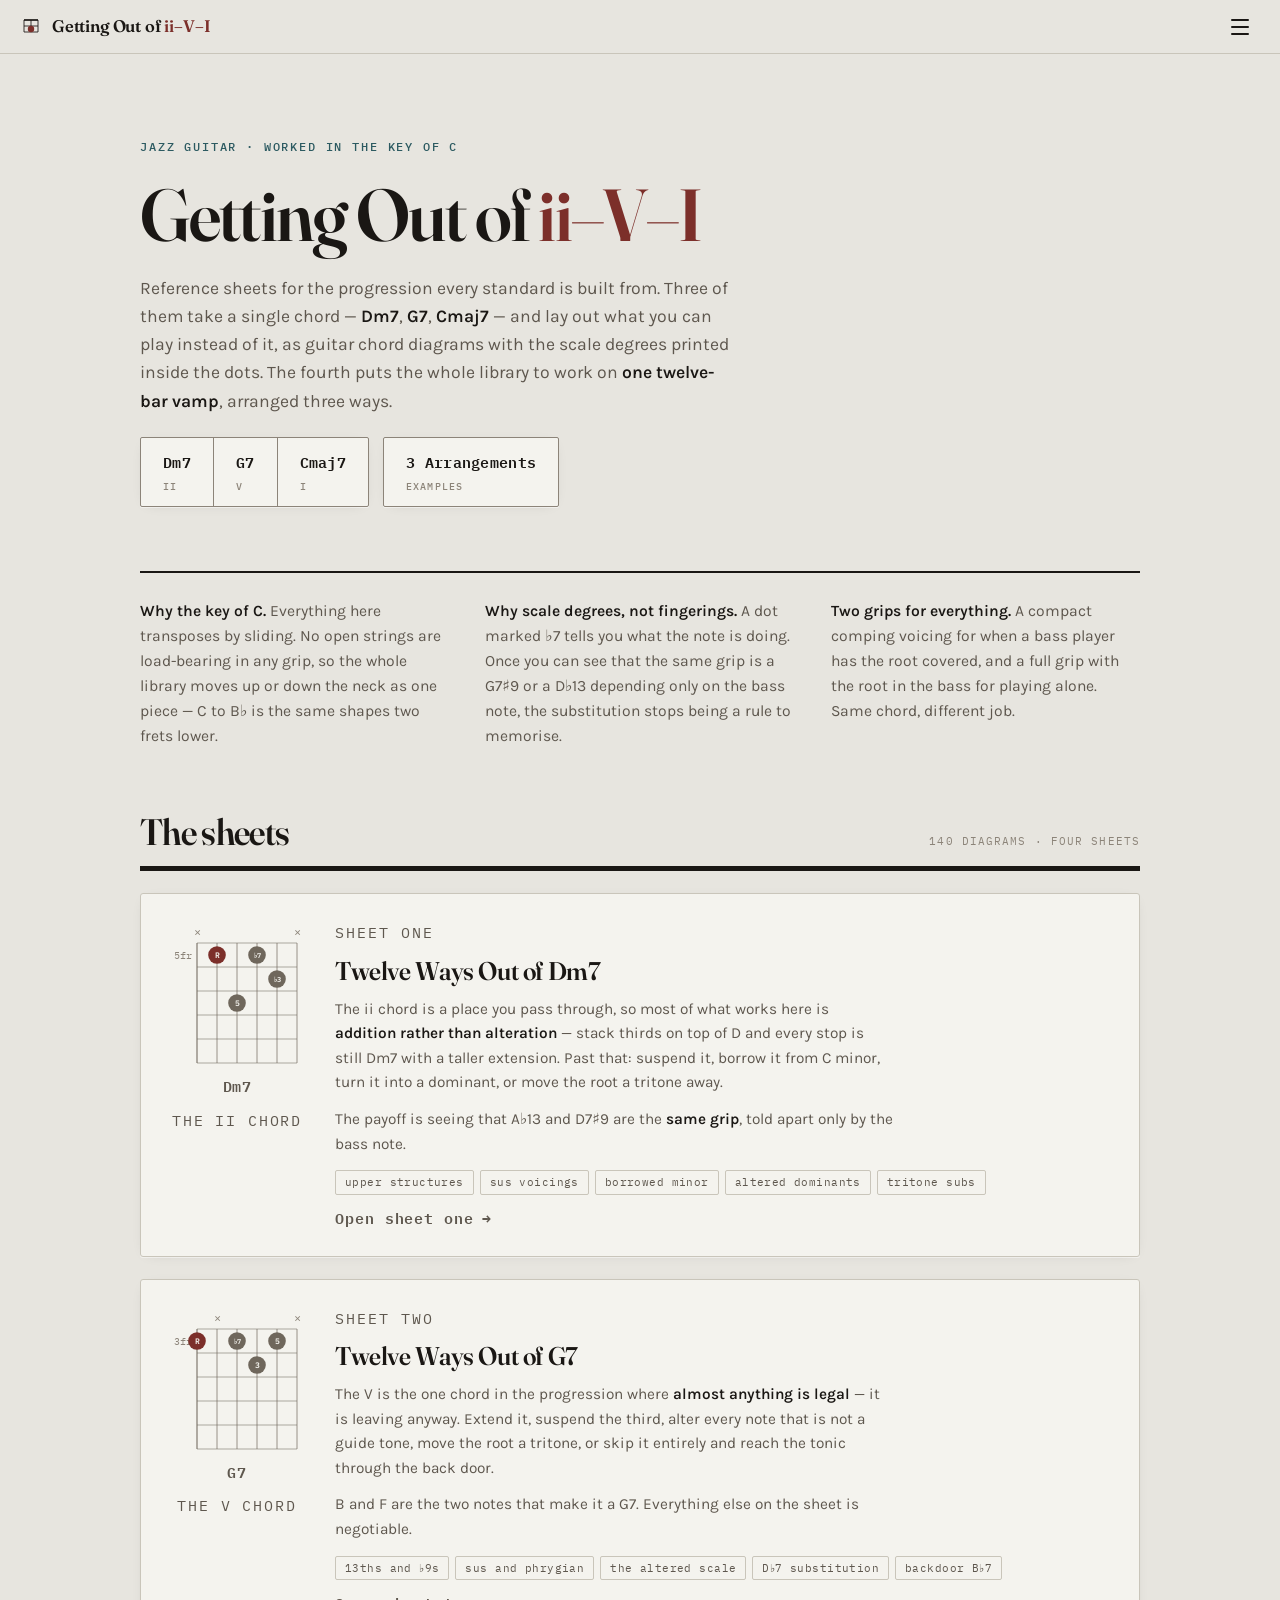
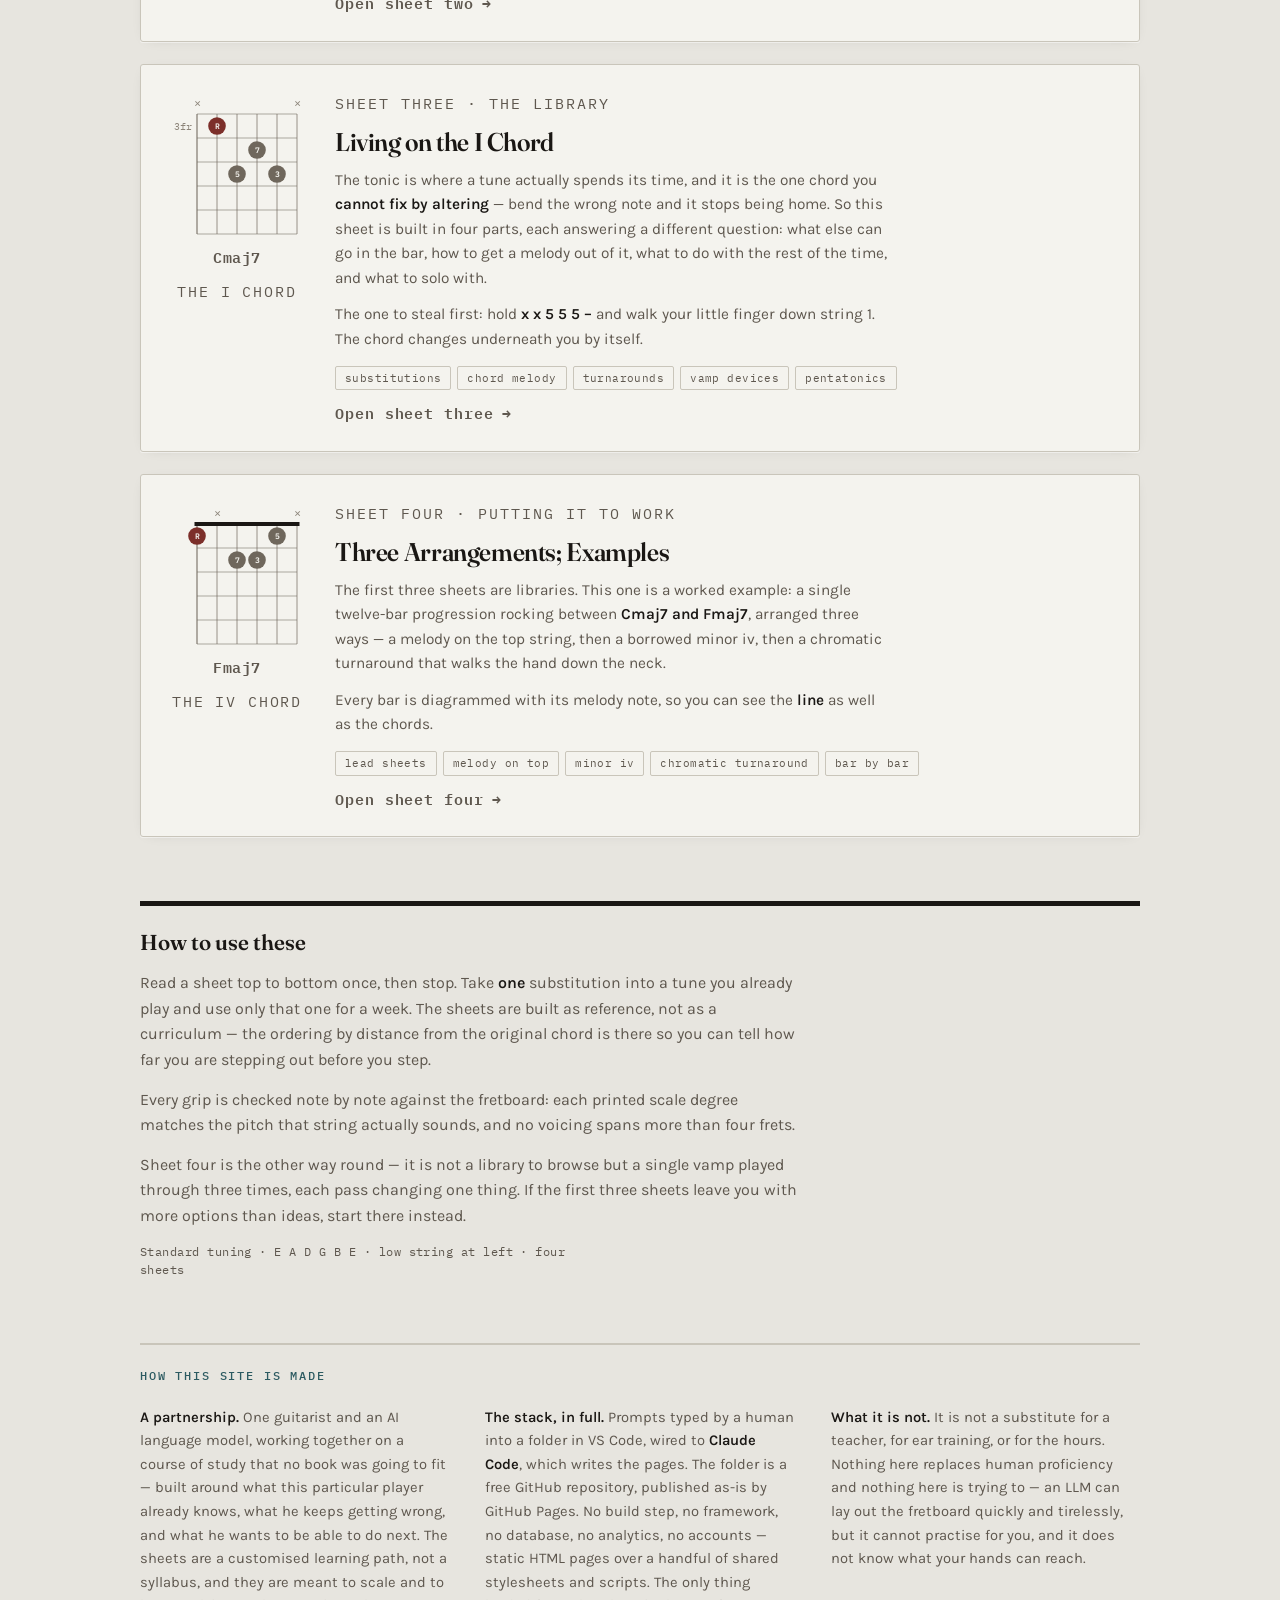
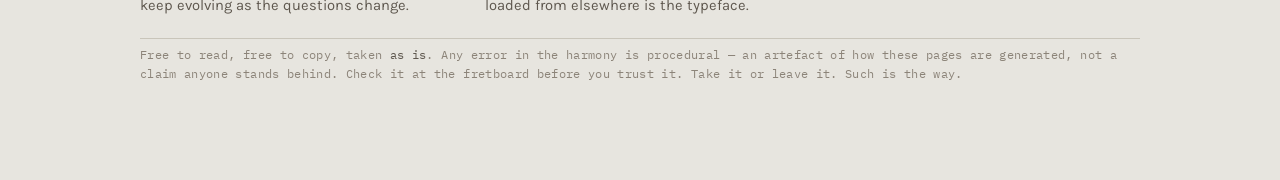
<file: index.html>
<!doctype html>
<html lang="en">
<head>
<meta charset="utf-8">
<meta name="viewport" content="width=device-width, initial-scale=1">
<meta name="color-scheme" content="light dark">
<title>Getting Out of ii–V–I</title>
<meta name="description" content="A guitar reference for substituting every chord in a ii–V–I, worked in the key of C major. Four sheets, one hundred and forty chord diagrams.">
<link rel="preconnect" href="https://fonts.googleapis.com">
<link rel="preconnect" href="https://fonts.gstatic.com" crossorigin>
<link rel="stylesheet" href="https://fonts.googleapis.com/css2?family=Fraunces:opsz,wght@9..144,400..700&family=Karla:wght@300..700&family=IBM+Plex+Mono:wght@400;500;600&display=swap">
<link rel="stylesheet" href="assets/tokens.css">
<link rel="stylesheet" href="assets/index.css">
<link rel="stylesheet" href="assets/sitebar.css">
<link rel="stylesheet" href="assets/sitefooter.css">
</head>
<body>
<div class="wrap">

  <header class="masthead">
    <p class="eyebrow">jazz guitar · worked in the key of C</p>
    <h1>Getting Out of <em>ii–V–I</em></h1>
    <p class="standfirst">Reference sheets for the progression every standard is built from. Three of them take a single chord — <strong>Dm7</strong>, <strong>G7</strong>, <strong>Cmaj7</strong> — and lay out what you can play instead of it, as guitar chord diagrams with the scale degrees printed inside the dots. The fourth puts the whole library to work on <strong>one twelve-bar vamp</strong>, arranged three ways.</p>

    <nav class="prog-row" aria-label="Jump to a sheet">
      <span class="prog">
        <a href="1iichordDm7substitutions.html"><span>Dm7</span><span class="deg">ii</span></a>
        <a href="2VchordG7substitutions.html"><span>G7</span><span class="deg">V</span></a>
        <a href="3IchordCmaj7strategies.html"><span>Cmaj7</span><span class="deg">I</span></a>
      </span>
      <span class="prog">
        <a href="4threearrangements.html"><span>3 Arrangements</span><span class="deg">examples</span></a>
      </span>
    </nav>
  </header>

  <section class="purpose">
    <p><b>Why the key of C.</b> Everything here transposes by sliding. No open strings are load-bearing in any grip, so the whole library moves up or down the neck as one piece — C to B♭ is the same shapes two frets lower.</p>
    <p><b>Why scale degrees, not fingerings.</b> A dot marked ♭7 tells you what the note is doing. Once you can see that the same grip is a G7♯9 or a D♭13 depending only on the bass note, the substitution stops being a rule to memorise.</p>
    <p><b>Two grips for everything.</b> A compact comping voicing for when a bass player has the root covered, and a full grip with the root in the bass for playing alone. Same chord, different job.</p>
  </section>

  <section class="sheets">
    <div class="sheets-head">
      <h2>The sheets</h2>
      <span class="count">140 diagrams · four sheets</span>
    </div>

    <a class="sheet" href="1iichordDm7substitutions.html">
      <div class="sheet-fig">
        <svg width="140" height="147" viewBox="0 0 140 147" role="img" aria-label="Dm7 chord diagram, fifth position">
          <g stroke="var(--grid)" stroke-width="1" stroke-opacity="0.55">
            <line x1="30" y1="23" x2="130" y2="23"/><line x1="30" y1="47" x2="130" y2="47"/>
            <line x1="30" y1="71" x2="130" y2="71"/><line x1="30" y1="95" x2="130" y2="95"/>
            <line x1="30" y1="119" x2="130" y2="119"/><line x1="30" y1="143" x2="130" y2="143"/>
          </g>
          <g stroke="var(--grid)" stroke-opacity="0.7">
            <line x1="30" y1="23" x2="30" y2="143" stroke-width="1.5"/>
            <line x1="50" y1="23" x2="50" y2="143" stroke-width="1"/><line x1="70" y1="23" x2="70" y2="143" stroke-width="1"/>
            <line x1="90" y1="23" x2="90" y2="143" stroke-width="1"/><line x1="110" y1="23" x2="110" y2="143" stroke-width="1"/>
            <line x1="130" y1="23" x2="130" y2="143" stroke-width="1"/>
          </g>
          <text x="25" y="38.5" text-anchor="end" fill="var(--ink-faint)" font-family="'IBM Plex Mono', monospace" font-size="9.5">5fr</text>
          <text x="30" y="16" text-anchor="middle" fill="var(--ink-faint)" font-family="'IBM Plex Mono', monospace" font-size="12">×</text>
          <text x="130" y="16" text-anchor="middle" fill="var(--ink-faint)" font-family="'IBM Plex Mono', monospace" font-size="12">×</text>
          <circle cx="50" cy="35" r="8.8" fill="var(--accent)"/>
          <text x="50" y="35" text-anchor="middle" dominant-baseline="central" fill="var(--dot-ink)" font-family="'IBM Plex Mono', monospace" font-size="8.4" font-weight="600">R</text>
          <circle cx="90" cy="35" r="8.8" fill="var(--grid)"/>
          <text x="90" y="35" text-anchor="middle" dominant-baseline="central" fill="var(--dot-ink)" font-family="'IBM Plex Mono', monospace" font-size="7.4" font-weight="600">♭7</text>
          <circle cx="110" cy="59" r="8.8" fill="var(--grid)"/>
          <text x="110" y="59" text-anchor="middle" dominant-baseline="central" fill="var(--dot-ink)" font-family="'IBM Plex Mono', monospace" font-size="7.4" font-weight="600">♭3</text>
          <circle cx="70" cy="83" r="8.8" fill="var(--grid)"/>
          <text x="70" y="83" text-anchor="middle" dominant-baseline="central" fill="var(--dot-ink)" font-family="'IBM Plex Mono', monospace" font-size="8.4" font-weight="600">5</text>
        </svg>
        <p class="fig-name">Dm7</p>
        <p class="fig-role">the ii chord</p>
      </div>

      <div class="sheet-body">
        <p class="sheet-eyebrow">sheet one</p>
        <h3>Twelve Ways Out of Dm7</h3>
        <p>The ii chord is a place you pass through, so most of what works here is <b>addition rather than alteration</b> — stack thirds on top of D and every stop is still Dm7 with a taller extension. Past that: suspend it, borrow it from C minor, turn it into a dominant, or move the root a tritone away.</p>
        <p>The payoff is seeing that A♭13 and D7♯9 are the <b>same grip</b>, told apart only by the bass note.</p>
        <ul class="contents">
          <li>upper structures</li><li>sus voicings</li><li>borrowed minor</li><li>altered dominants</li><li>tritone subs</li>
        </ul>
        <p class="go">Open sheet one <span class="arrow">→</span></p>
      </div>
    </a>

    <a class="sheet" href="2VchordG7substitutions.html">
      <div class="sheet-fig">
        <svg width="140" height="147" viewBox="0 0 140 147" role="img" aria-label="G7 chord diagram, third position">
          <g stroke="var(--grid)" stroke-width="1" stroke-opacity="0.55">
            <line x1="30" y1="23" x2="130" y2="23"/><line x1="30" y1="47" x2="130" y2="47"/>
            <line x1="30" y1="71" x2="130" y2="71"/><line x1="30" y1="95" x2="130" y2="95"/>
            <line x1="30" y1="119" x2="130" y2="119"/><line x1="30" y1="143" x2="130" y2="143"/>
          </g>
          <g stroke="var(--grid)" stroke-opacity="0.7">
            <line x1="30" y1="23" x2="30" y2="143" stroke-width="1.5"/>
            <line x1="50" y1="23" x2="50" y2="143" stroke-width="1"/><line x1="70" y1="23" x2="70" y2="143" stroke-width="1"/>
            <line x1="90" y1="23" x2="90" y2="143" stroke-width="1"/><line x1="110" y1="23" x2="110" y2="143" stroke-width="1"/>
            <line x1="130" y1="23" x2="130" y2="143" stroke-width="1"/>
          </g>
          <text x="25" y="38.5" text-anchor="end" fill="var(--ink-faint)" font-family="'IBM Plex Mono', monospace" font-size="9.5">3fr</text>
          <text x="50" y="16" text-anchor="middle" fill="var(--ink-faint)" font-family="'IBM Plex Mono', monospace" font-size="12">×</text>
          <text x="130" y="16" text-anchor="middle" fill="var(--ink-faint)" font-family="'IBM Plex Mono', monospace" font-size="12">×</text>
          <circle cx="30" cy="35" r="8.8" fill="var(--accent)"/>
          <text x="30" y="35" text-anchor="middle" dominant-baseline="central" fill="var(--dot-ink)" font-family="'IBM Plex Mono', monospace" font-size="8.4" font-weight="600">R</text>
          <circle cx="70" cy="35" r="8.8" fill="var(--grid)"/>
          <text x="70" y="35" text-anchor="middle" dominant-baseline="central" fill="var(--dot-ink)" font-family="'IBM Plex Mono', monospace" font-size="7.4" font-weight="600">♭7</text>
          <circle cx="110" cy="35" r="8.8" fill="var(--grid)"/>
          <text x="110" y="35" text-anchor="middle" dominant-baseline="central" fill="var(--dot-ink)" font-family="'IBM Plex Mono', monospace" font-size="8.4" font-weight="600">5</text>
          <circle cx="90" cy="59" r="8.8" fill="var(--grid)"/>
          <text x="90" y="59" text-anchor="middle" dominant-baseline="central" fill="var(--dot-ink)" font-family="'IBM Plex Mono', monospace" font-size="8.4" font-weight="600">3</text>
        </svg>
        <p class="fig-name">G7</p>
        <p class="fig-role">the V chord</p>
      </div>

      <div class="sheet-body">
        <p class="sheet-eyebrow">sheet two</p>
        <h3>Twelve Ways Out of G7</h3>
        <p>The V is the one chord in the progression where <b>almost anything is legal</b> — it is leaving anyway. Extend it, suspend the third, alter every note that is not a guide tone, move the root a tritone, or skip it entirely and reach the tonic through the back door.</p>
        <p>B and F are the two notes that make it a G7. Everything else on the sheet is negotiable.</p>
        <ul class="contents">
          <li>13ths and ♭9s</li><li>sus and phrygian</li><li>the altered scale</li><li>D♭7 substitution</li><li>backdoor B♭7</li>
        </ul>
        <p class="go">Open sheet two <span class="arrow">→</span></p>
      </div>
    </a>

    <a class="sheet" href="3IchordCmaj7strategies.html">
      <div class="sheet-fig">
        <svg width="140" height="147" viewBox="0 0 140 147" role="img" aria-label="Cmaj7 chord diagram, third position">
          <g stroke="var(--grid)" stroke-width="1" stroke-opacity="0.55">
            <line x1="30" y1="23" x2="130" y2="23"/><line x1="30" y1="47" x2="130" y2="47"/>
            <line x1="30" y1="71" x2="130" y2="71"/><line x1="30" y1="95" x2="130" y2="95"/>
            <line x1="30" y1="119" x2="130" y2="119"/><line x1="30" y1="143" x2="130" y2="143"/>
          </g>
          <g stroke="var(--grid)" stroke-opacity="0.7">
            <line x1="30" y1="23" x2="30" y2="143" stroke-width="1.5"/>
            <line x1="50" y1="23" x2="50" y2="143" stroke-width="1"/><line x1="70" y1="23" x2="70" y2="143" stroke-width="1"/>
            <line x1="90" y1="23" x2="90" y2="143" stroke-width="1"/><line x1="110" y1="23" x2="110" y2="143" stroke-width="1"/>
            <line x1="130" y1="23" x2="130" y2="143" stroke-width="1"/>
          </g>
          <text x="25" y="38.5" text-anchor="end" fill="var(--ink-faint)" font-family="'IBM Plex Mono', monospace" font-size="9.5">3fr</text>
          <text x="30" y="16" text-anchor="middle" fill="var(--ink-faint)" font-family="'IBM Plex Mono', monospace" font-size="12">×</text>
          <text x="130" y="16" text-anchor="middle" fill="var(--ink-faint)" font-family="'IBM Plex Mono', monospace" font-size="12">×</text>
          <circle cx="50" cy="35" r="8.8" fill="var(--accent)"/>
          <text x="50" y="35" text-anchor="middle" dominant-baseline="central" fill="var(--dot-ink)" font-family="'IBM Plex Mono', monospace" font-size="8.4" font-weight="600">R</text>
          <circle cx="90" cy="59" r="8.8" fill="var(--grid)"/>
          <text x="90" y="59" text-anchor="middle" dominant-baseline="central" fill="var(--dot-ink)" font-family="'IBM Plex Mono', monospace" font-size="8.4" font-weight="600">7</text>
          <circle cx="70" cy="83" r="8.8" fill="var(--grid)"/>
          <text x="70" y="83" text-anchor="middle" dominant-baseline="central" fill="var(--dot-ink)" font-family="'IBM Plex Mono', monospace" font-size="8.4" font-weight="600">5</text>
          <circle cx="110" cy="83" r="8.8" fill="var(--grid)"/>
          <text x="110" y="83" text-anchor="middle" dominant-baseline="central" fill="var(--dot-ink)" font-family="'IBM Plex Mono', monospace" font-size="8.4" font-weight="600">3</text>
        </svg>
        <p class="fig-name">Cmaj7</p>
        <p class="fig-role">the I chord</p>
      </div>

      <div class="sheet-body">
        <p class="sheet-eyebrow">sheet three · the library</p>
        <h3>Living on the I Chord</h3>
        <p>The tonic is where a tune actually spends its time, and it is the one chord you <b>cannot fix by altering</b> — bend the wrong note and it stops being home. So this sheet is built in four parts, each answering a different question: what else can go in the bar, how to get a melody out of it, what to do with the rest of the time, and what to solo with.</p>
        <p>The one to steal first: hold <b>x x 5 5 5 –</b> and walk your little finger down string 1. The chord changes underneath you by itself.</p>
        <ul class="contents">
          <li>substitutions</li><li>chord melody</li><li>turnarounds</li><li>vamp devices</li><li>pentatonics</li>
        </ul>
        <p class="go">Open sheet three <span class="arrow">→</span></p>
      </div>
    </a>

    <a class="sheet" href="4threearrangements.html">
      <div class="sheet-fig">
        <svg width="140" height="147" viewBox="0 0 140 147" role="img" aria-label="Fmaj7 chord diagram, first position">
          <g stroke="var(--grid)" stroke-width="1" stroke-opacity="0.55">
            <line x1="30" y1="23" x2="130" y2="23"/><line x1="30" y1="47" x2="130" y2="47"/>
            <line x1="30" y1="71" x2="130" y2="71"/><line x1="30" y1="95" x2="130" y2="95"/>
            <line x1="30" y1="119" x2="130" y2="119"/><line x1="30" y1="143" x2="130" y2="143"/>
          </g>
          <g stroke="var(--grid)" stroke-opacity="0.7">
            <line x1="30" y1="23" x2="30" y2="143" stroke-width="1.5"/>
            <line x1="50" y1="23" x2="50" y2="143" stroke-width="1"/><line x1="70" y1="23" x2="70" y2="143" stroke-width="1"/>
            <line x1="90" y1="23" x2="90" y2="143" stroke-width="1"/><line x1="110" y1="23" x2="110" y2="143" stroke-width="1"/>
            <line x1="130" y1="23" x2="130" y2="143" stroke-width="1"/>
          </g>
          <line x1="29.5" y1="23" x2="130.5" y2="23" stroke="var(--nut)" stroke-width="4" stroke-linecap="square"/>
          <text x="50" y="16" text-anchor="middle" fill="var(--ink-faint)" font-family="'IBM Plex Mono', monospace" font-size="12">×</text>
          <text x="130" y="16" text-anchor="middle" fill="var(--ink-faint)" font-family="'IBM Plex Mono', monospace" font-size="12">×</text>
          <circle cx="30" cy="35" r="8.8" fill="var(--accent)"/>
          <text x="30" y="35" text-anchor="middle" dominant-baseline="central" fill="var(--dot-ink)" font-family="'IBM Plex Mono', monospace" font-size="8.4" font-weight="600">R</text>
          <circle cx="110" cy="35" r="8.8" fill="var(--grid)"/>
          <text x="110" y="35" text-anchor="middle" dominant-baseline="central" fill="var(--dot-ink)" font-family="'IBM Plex Mono', monospace" font-size="8.4" font-weight="600">5</text>
          <circle cx="70" cy="59" r="8.8" fill="var(--grid)"/>
          <text x="70" y="59" text-anchor="middle" dominant-baseline="central" fill="var(--dot-ink)" font-family="'IBM Plex Mono', monospace" font-size="8.4" font-weight="600">7</text>
          <circle cx="90" cy="59" r="8.8" fill="var(--grid)"/>
          <text x="90" y="59" text-anchor="middle" dominant-baseline="central" fill="var(--dot-ink)" font-family="'IBM Plex Mono', monospace" font-size="8.4" font-weight="600">3</text>
        </svg>
        <p class="fig-name">Fmaj7</p>
        <p class="fig-role">the IV chord</p>
      </div>

      <div class="sheet-body">
        <p class="sheet-eyebrow">sheet four · putting it to work</p>
        <h3>Three Arrangements; Examples</h3>
        <p>The first three sheets are libraries. This one is a worked example: a single twelve-bar progression rocking between <b>Cmaj7 and Fmaj7</b>, arranged three ways — a melody on the top string, then a borrowed minor iv, then a chromatic turnaround that walks the hand down the neck.</p>
        <p>Every bar is diagrammed with its melody note, so you can see the <b>line</b> as well as the chords.</p>
        <ul class="contents">
          <li>lead sheets</li><li>melody on top</li><li>minor iv</li><li>chromatic turnaround</li><li>bar by bar</li>
        </ul>
        <p class="go">Open sheet four <span class="arrow">→</span></p>
      </div>
    </a>
  </section>

  <section class="coda">
    <h2>How to use these</h2>
    <p>Read a sheet top to bottom once, then stop. Take <strong>one</strong> substitution into a tune you already play and use only that one for a week. The sheets are built as reference, not as a curriculum — the ordering by distance from the original chord is there so you can tell how far you are stepping out before you step.</p>
    <p>Every grip is checked note by note against the fretboard: each printed scale degree matches the pitch that string actually sounds, and no voicing spans more than four frets.</p>
    <p>Sheet four is the other way round — it is not a library to browse but a single vamp played through three times, each pass changing one thing. If the first three sheets leave you with more options than ideas, start there instead.</p>
    <p class="tuning">Standard tuning · E A D G B E · low string at left · four sheets</p>
  </section>

</div>
<script src="assets/sitebar.js"></script>
<script src="assets/sitefooter.js"></script>
</body>
</html>
</file>
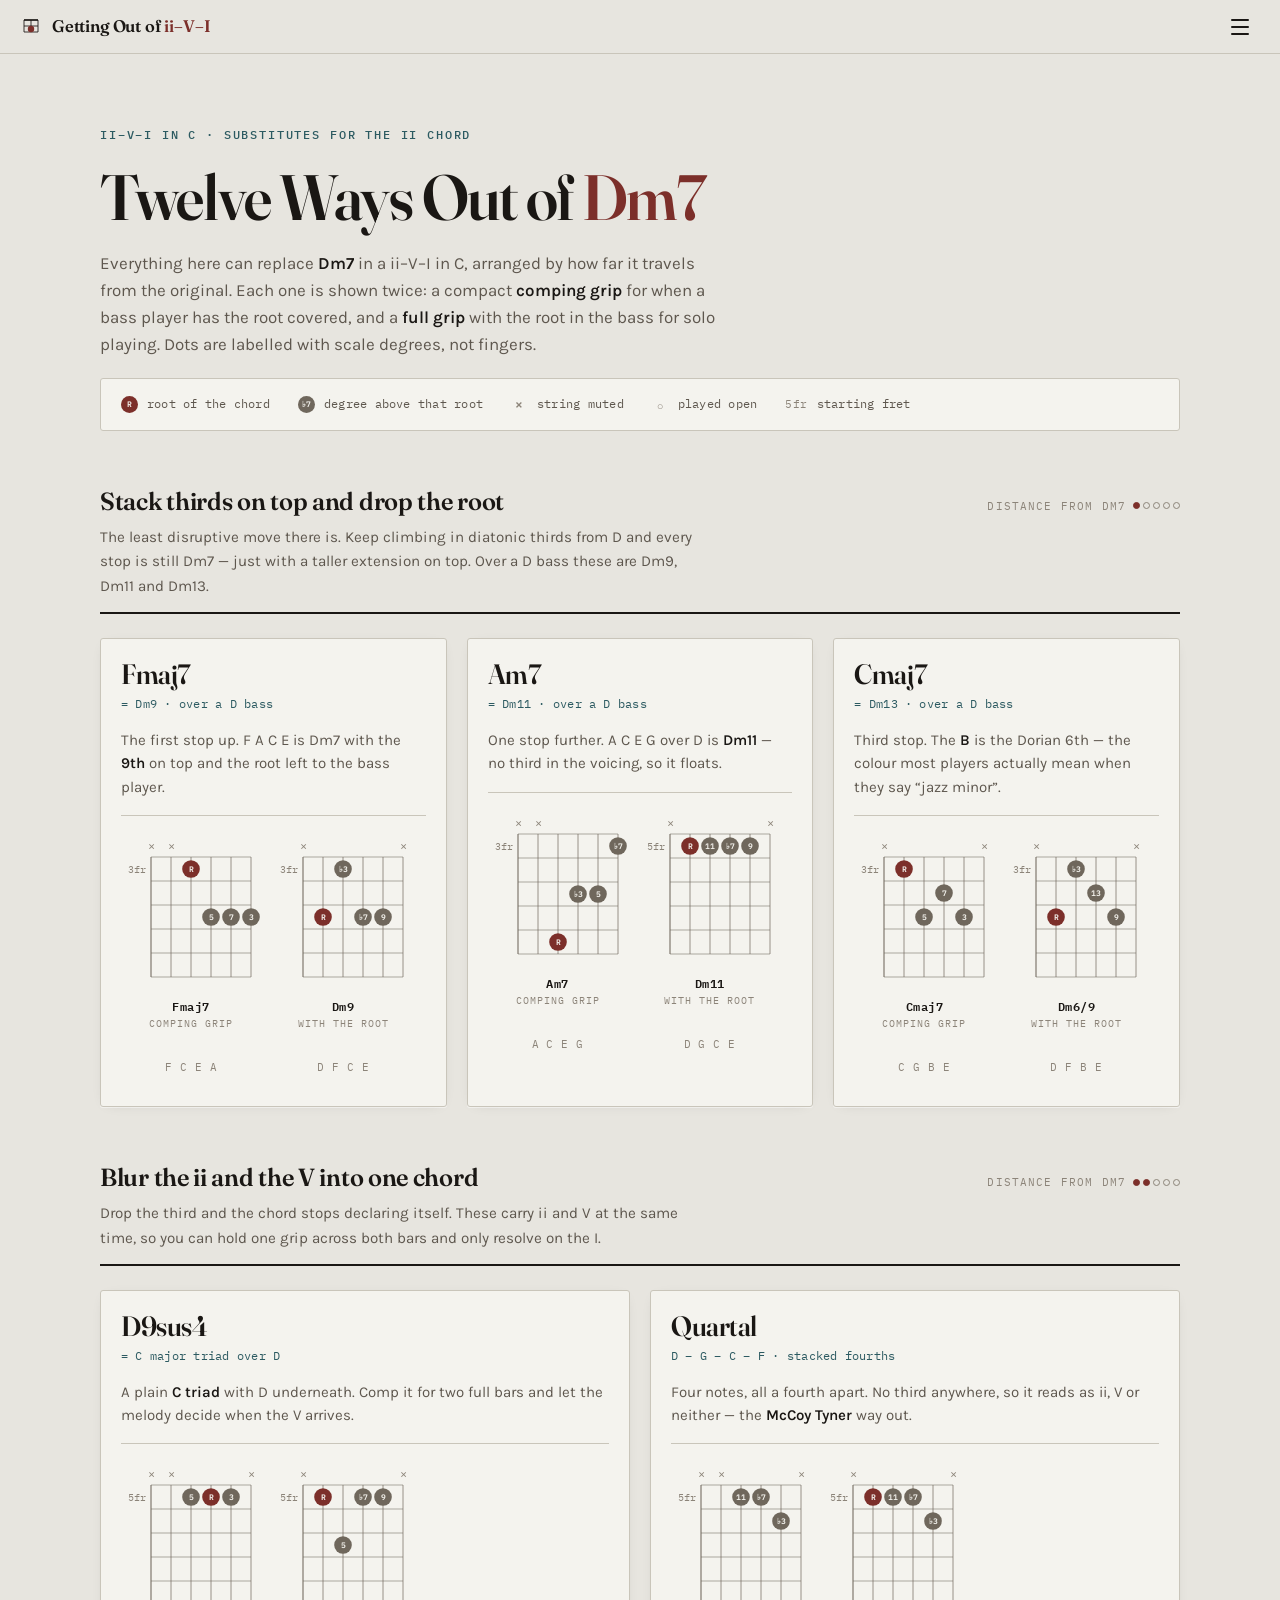
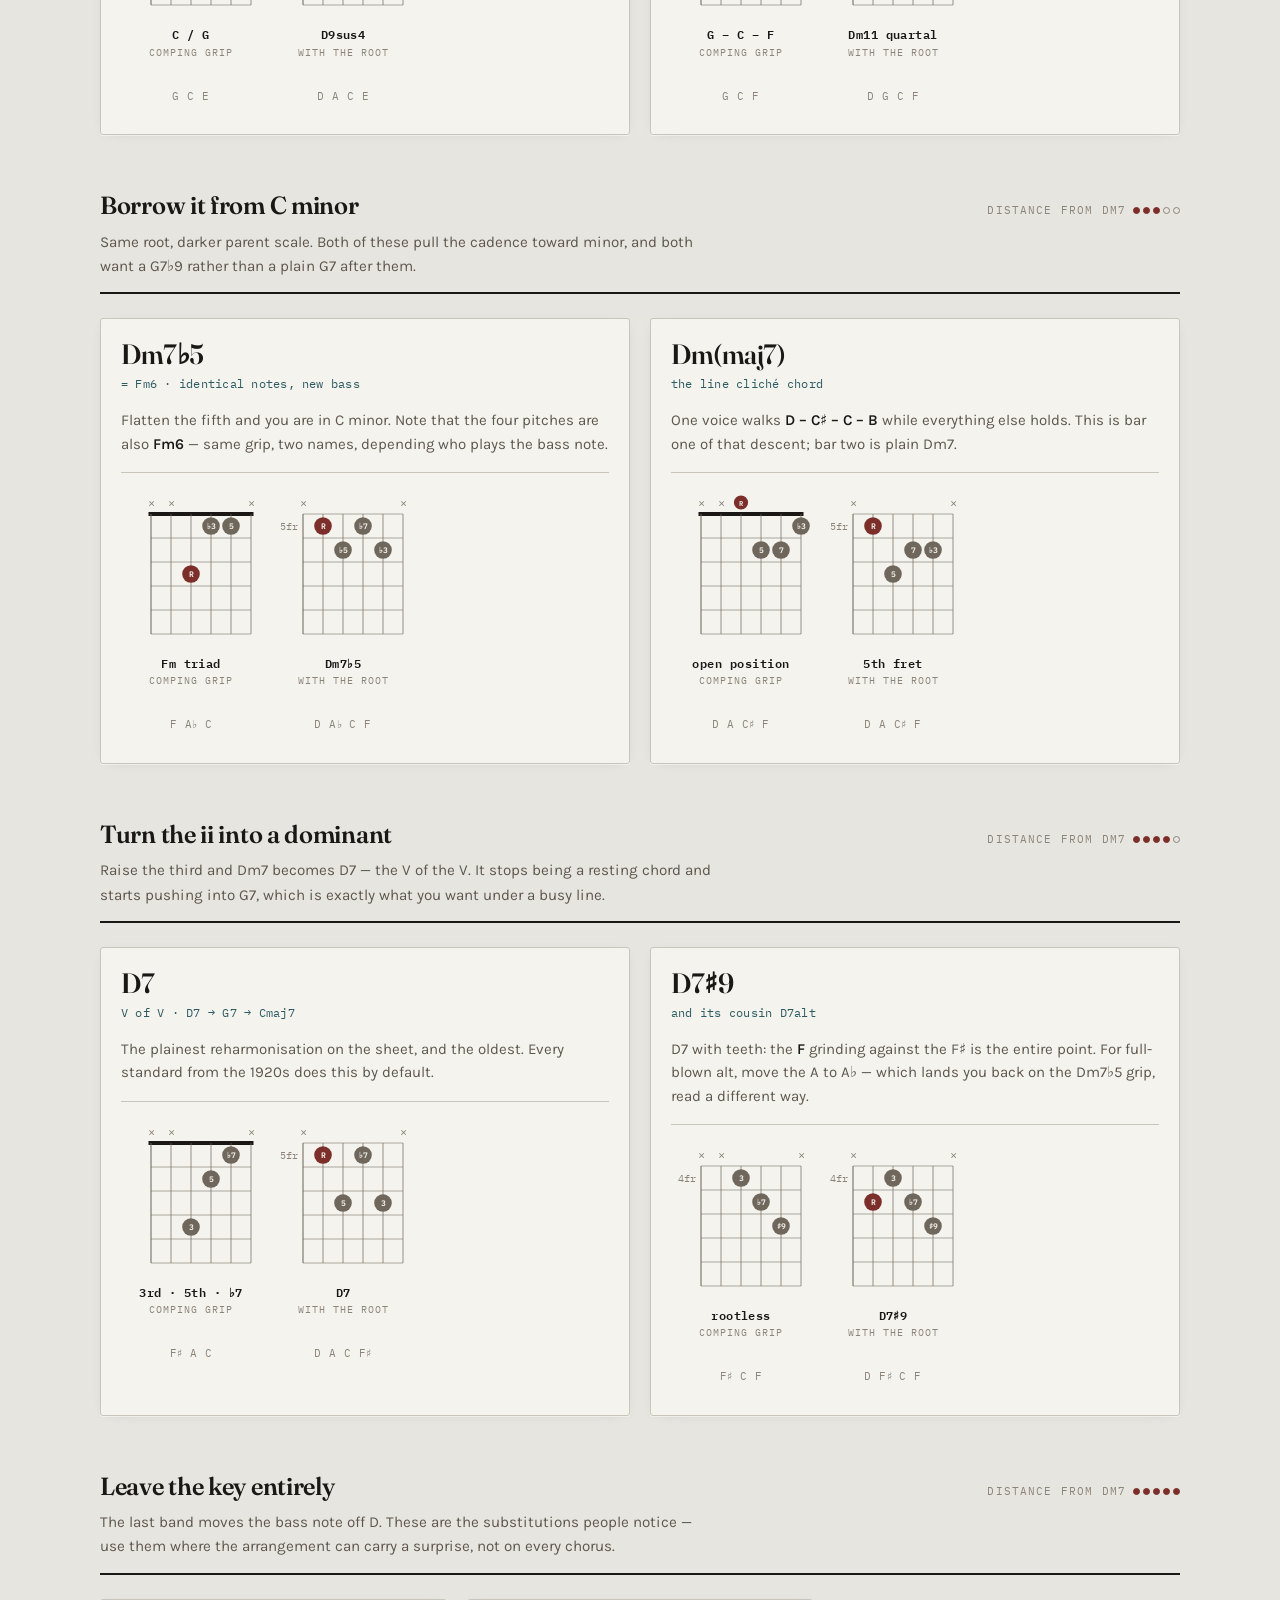
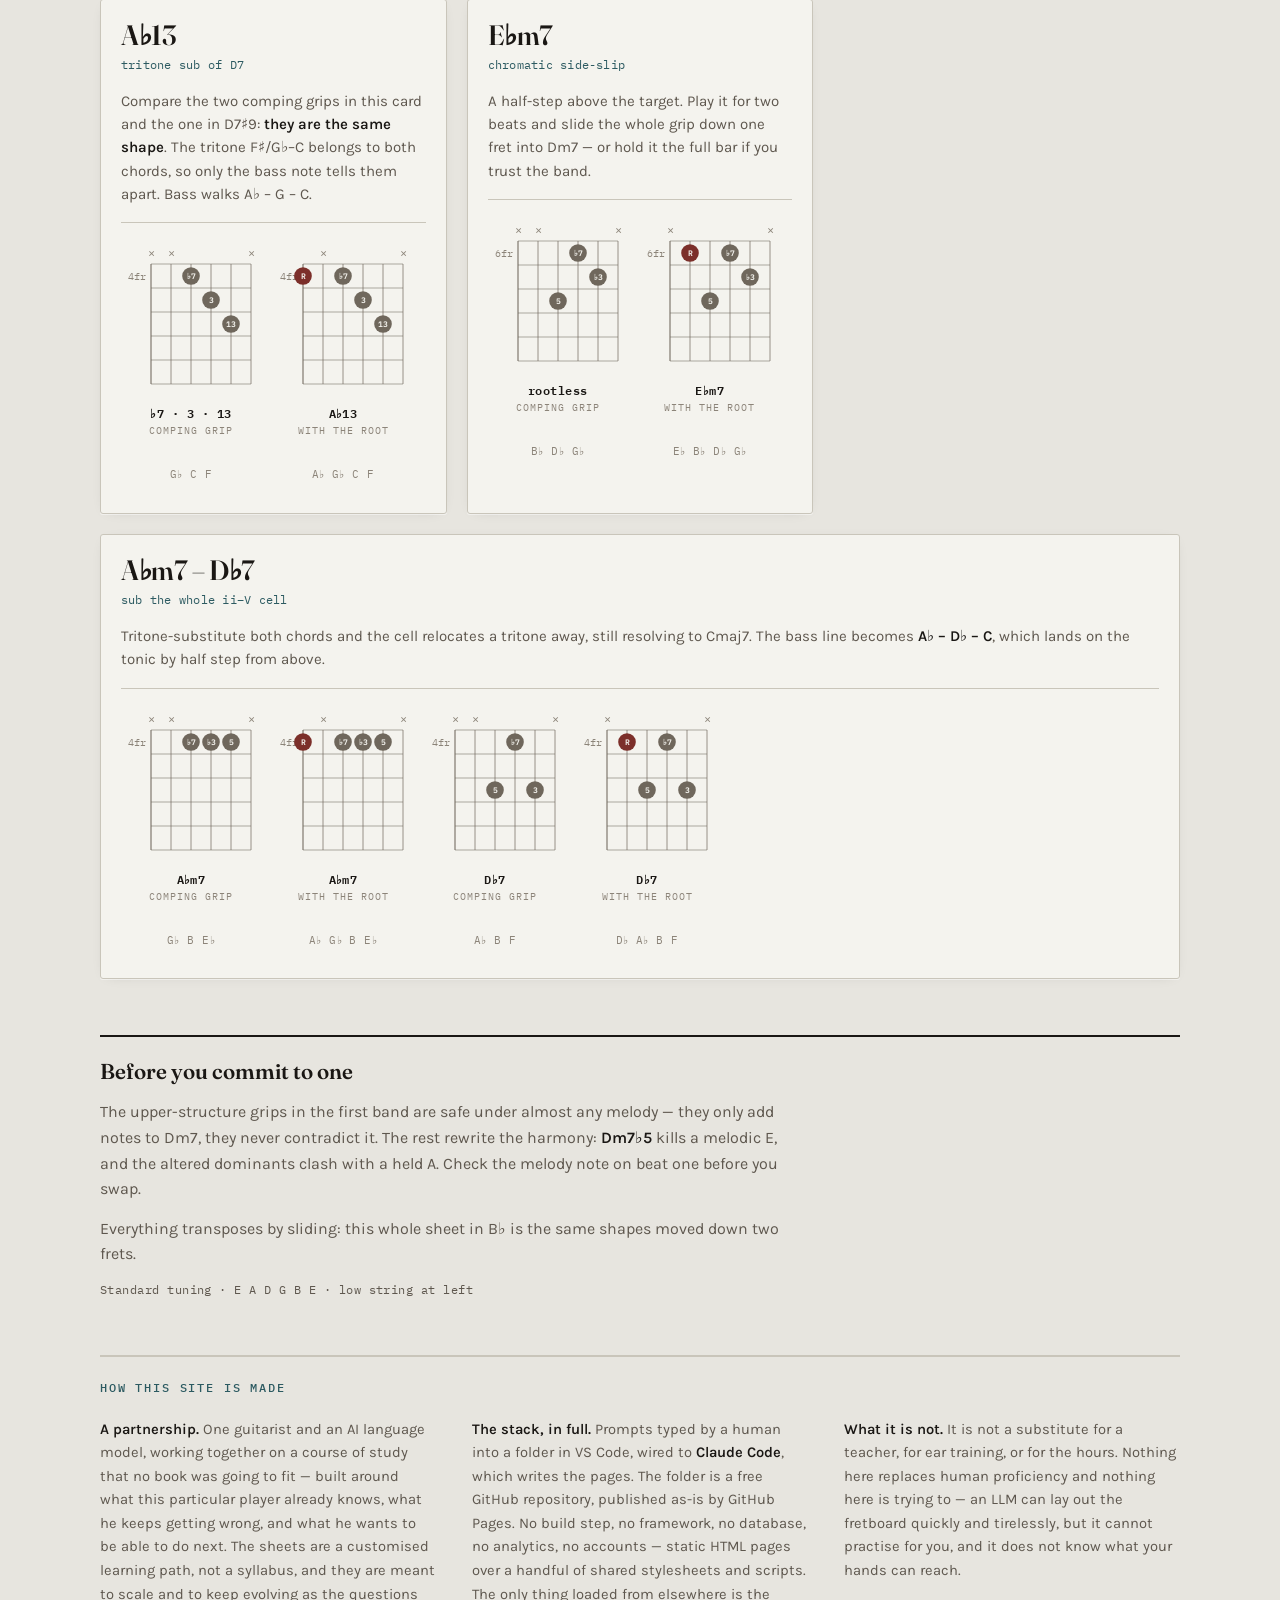
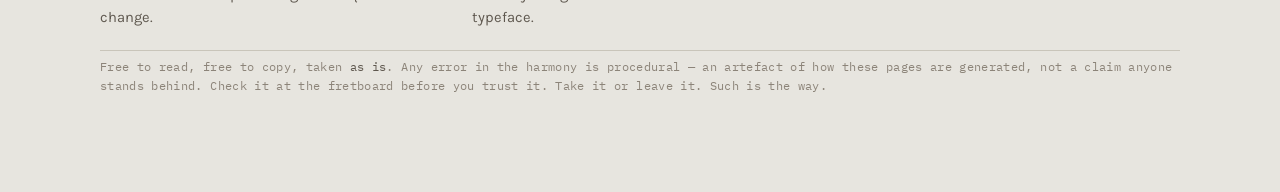
<file: 1iichordDm7substitutions.html>
<!doctype html>
<html lang="en">
<head>
<meta charset="utf-8">
<meta name="viewport" content="width=device-width, initial-scale=1">
<meta name="color-scheme" content="light dark">
<title>Twelve Ways Out of Dm7</title>
<link rel="preconnect" href="https://fonts.googleapis.com">
<link rel="preconnect" href="https://fonts.gstatic.com" crossorigin>
<link rel="stylesheet" href="https://fonts.googleapis.com/css2?family=Fraunces:opsz,wght@9..144,400..700&family=Karla:wght@300..700&family=IBM+Plex+Mono:wght@400;500;600&display=swap">
<link rel="stylesheet" href="assets/tokens.css">
<link rel="stylesheet" href="assets/base.css">
<link rel="stylesheet" href="assets/sheet1.css">
<link rel="stylesheet" href="assets/sitebar.css">
<link rel="stylesheet" href="assets/sitefooter.css">
</head>
<body>
<div class="wrap">

  <header class="masthead">
    <p class="eyebrow">ii–V–I in C · substitutes for the ii chord</p>
    <h1>Twelve Ways Out of <em>Dm7</em></h1>
    <p class="standfirst">Everything here can replace <strong>Dm7</strong> in a ii–V–I in C, arranged by how far it travels from the original. Each one is shown twice: a compact <strong>comping grip</strong> for when a bass player has the root covered, and a <strong>full grip</strong> with the root in the bass for solo playing. Dots are labelled with scale degrees, not fingers.</p>
    <div class="legend">
      <span class="legend-item"><span class="swatch root">R</span> root of the chord</span>
      <span class="legend-item"><span class="swatch tone">♭7</span> degree above that root</span>
      <span class="legend-item"><span class="swatch mute">×</span> string muted</span>
      <span class="legend-item"><span class="swatch mute" style="font-size:11px">○</span> played open</span>
      <span class="legend-item"><span class="pitches">5fr</span> starting fret</span>
    </div>
  </header>

  <main id="bands"></main>

  <section class="coda">
    <h2>Before you commit to one</h2>
    <p>The upper-structure grips in the first band are safe under almost any melody — they only add notes to Dm7, they never contradict it. The rest rewrite the harmony: <strong>Dm7♭5</strong> kills a melodic E, and the altered dominants clash with a held A. Check the melody note on beat one before you swap.</p>
    <p>Everything transposes by sliding: this whole sheet in B♭ is the same shapes moved down two frets.</p>
    <p class="tuning">Standard tuning · E A D G B E · low string at left</p>
  </section>

</div>
<script src="assets/sitebar.js"></script>
<script src="assets/sitefooter.js"></script>
<script src="assets/fretboard.js"></script>
<script src="assets/layout.js"></script>
<script src="data/sheet1.js"></script>
</body>
</html>
</file>
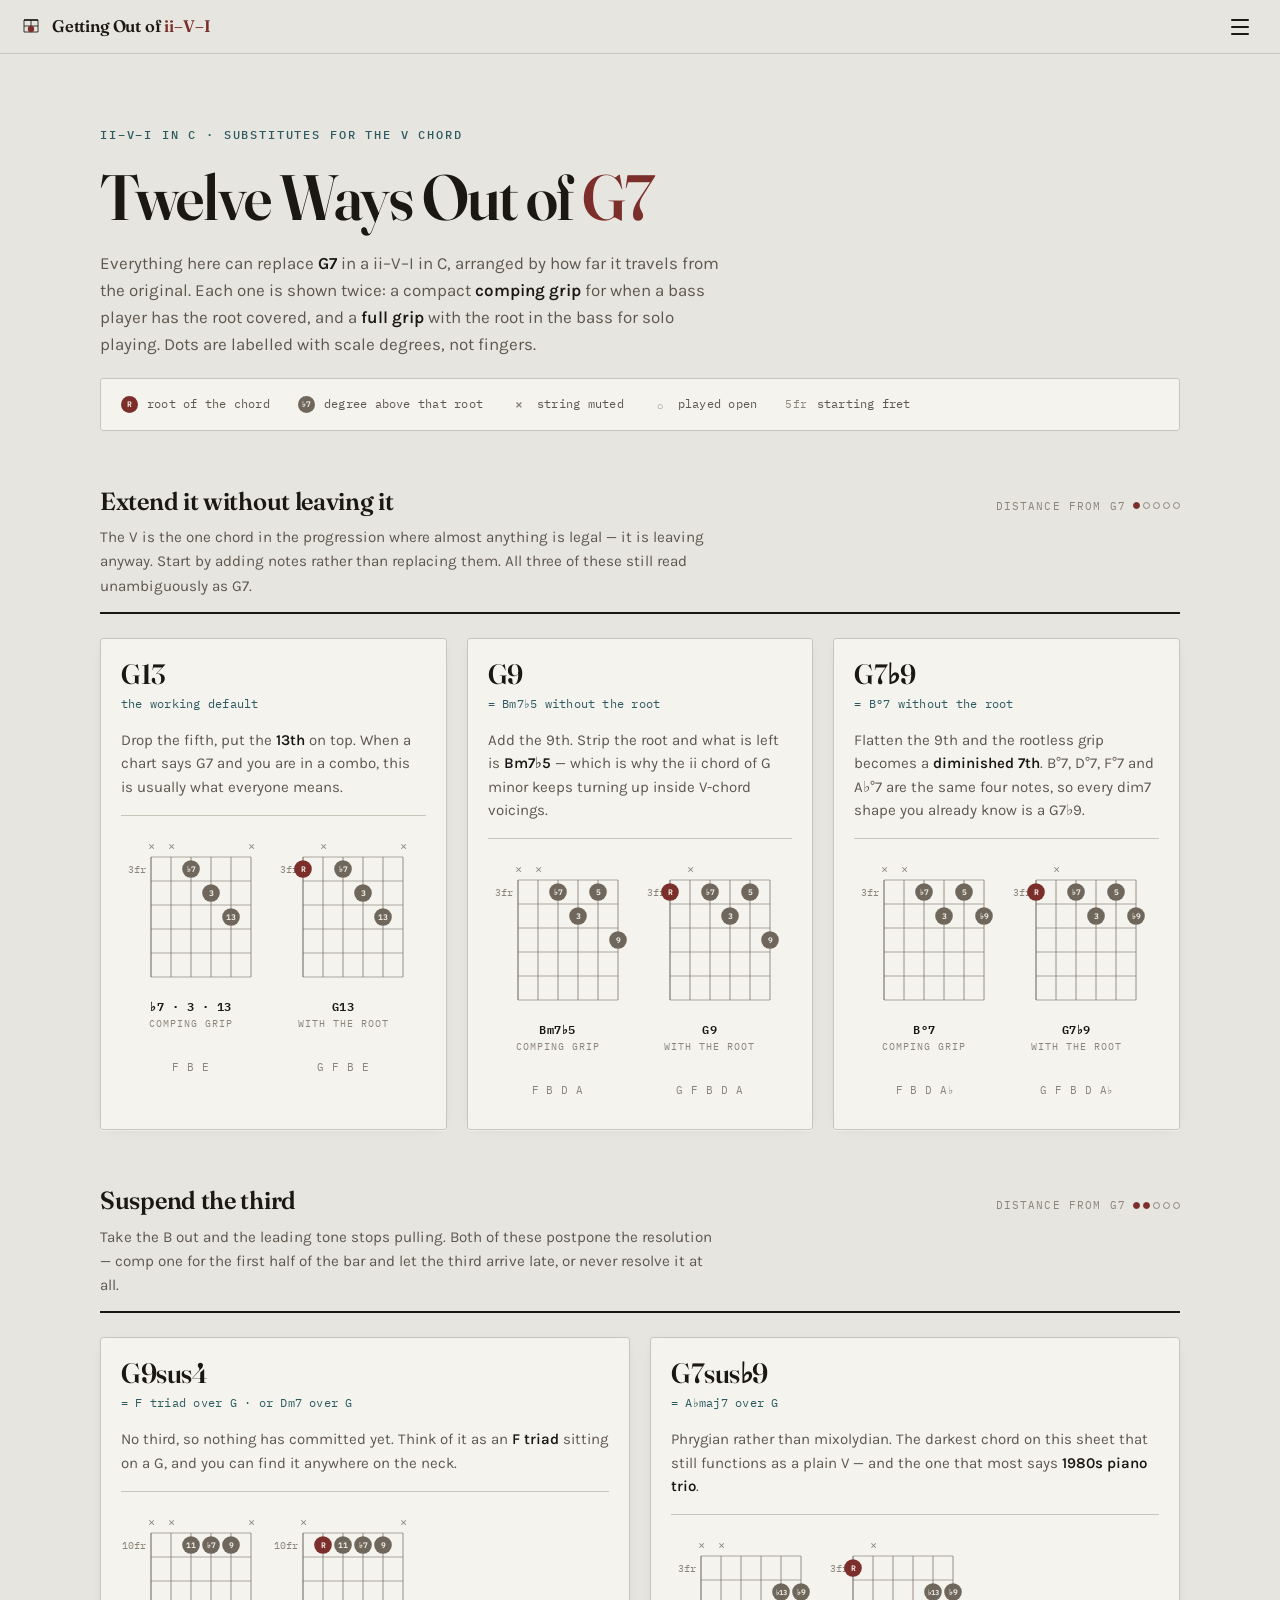
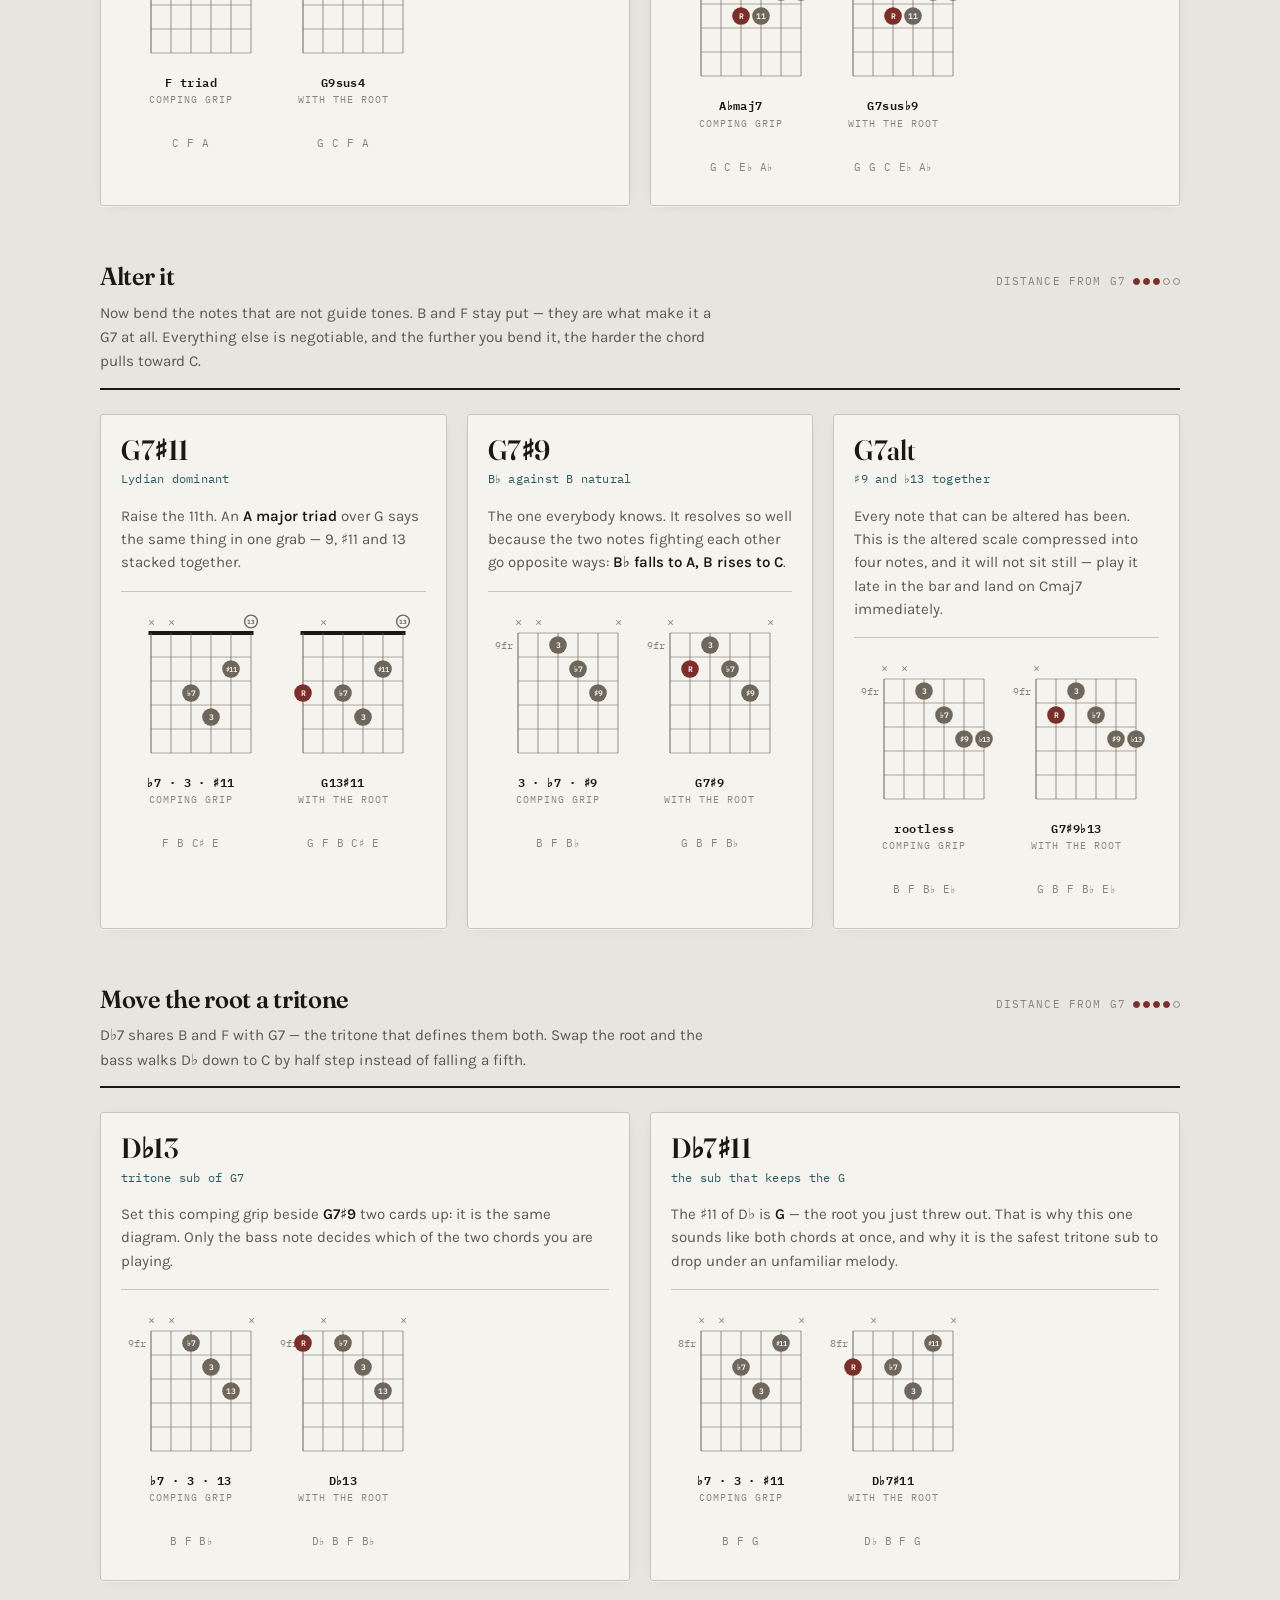
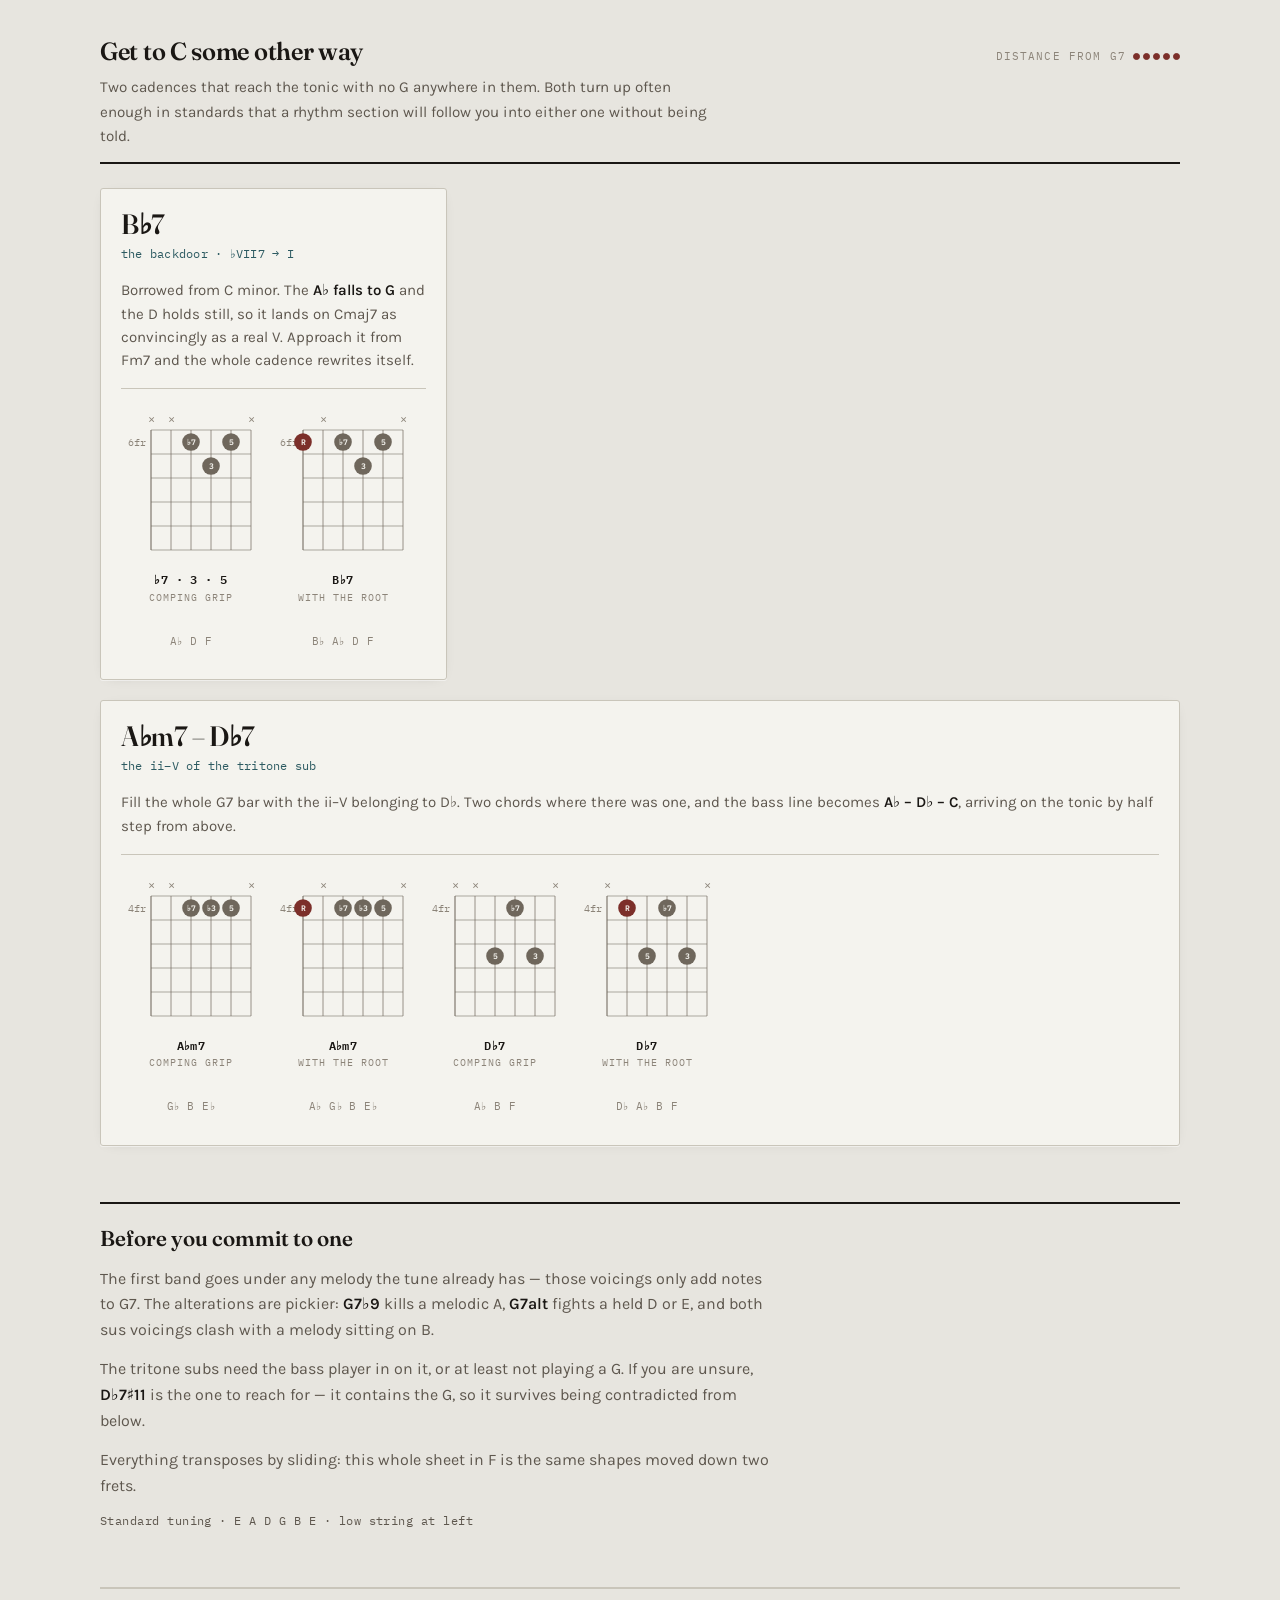
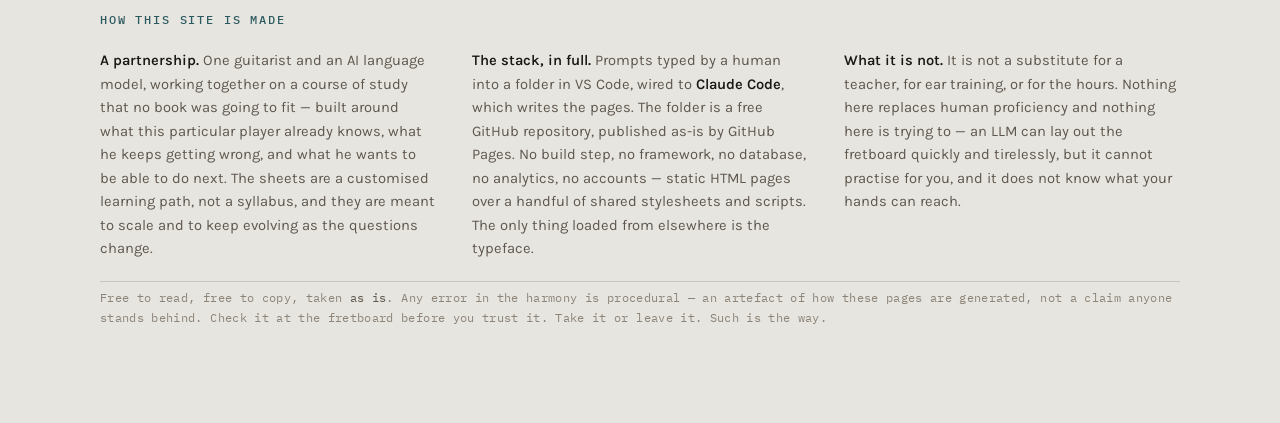
<file: 2VchordG7substitutions.html>
<!doctype html>
<html lang="en">
<head>
<meta charset="utf-8">
<meta name="viewport" content="width=device-width, initial-scale=1">
<meta name="color-scheme" content="light dark">
<title>Twelve Ways Out of G7</title>
<link rel="preconnect" href="https://fonts.googleapis.com">
<link rel="preconnect" href="https://fonts.gstatic.com" crossorigin>
<link rel="stylesheet" href="https://fonts.googleapis.com/css2?family=Fraunces:opsz,wght@9..144,400..700&family=Karla:wght@300..700&family=IBM+Plex+Mono:wght@400;500;600&display=swap">
<link rel="stylesheet" href="assets/tokens.css">
<link rel="stylesheet" href="assets/base.css">
<link rel="stylesheet" href="assets/sheet2.css">
<link rel="stylesheet" href="assets/sitebar.css">
<link rel="stylesheet" href="assets/sitefooter.css">
</head>
<body>
<div class="wrap">

  <header class="masthead">
    <p class="eyebrow">ii–V–I in C · substitutes for the V chord</p>
    <h1>Twelve Ways Out of <em>G7</em></h1>
    <p class="standfirst">Everything here can replace <strong>G7</strong> in a ii–V–I in C, arranged by how far it travels from the original. Each one is shown twice: a compact <strong>comping grip</strong> for when a bass player has the root covered, and a <strong>full grip</strong> with the root in the bass for solo playing. Dots are labelled with scale degrees, not fingers.</p>
    <div class="legend">
      <span class="legend-item"><span class="swatch root">R</span> root of the chord</span>
      <span class="legend-item"><span class="swatch tone">♭7</span> degree above that root</span>
      <span class="legend-item"><span class="swatch mute">×</span> string muted</span>
      <span class="legend-item"><span class="swatch mute" style="font-size:11px">○</span> played open</span>
      <span class="legend-item"><span class="pitches">5fr</span> starting fret</span>
    </div>
  </header>

  <main id="bands"></main>

  <section class="coda">
    <h2>Before you commit to one</h2>
    <p>The first band goes under any melody the tune already has — those voicings only add notes to G7. The alterations are pickier: <strong>G7♭9</strong> kills a melodic A, <strong>G7alt</strong> fights a held D or E, and both sus voicings clash with a melody sitting on B.</p>
    <p>The tritone subs need the bass player in on it, or at least not playing a G. If you are unsure, <strong>D♭7♯11</strong> is the one to reach for — it contains the G, so it survives being contradicted from below.</p>
    <p>Everything transposes by sliding: this whole sheet in F is the same shapes moved down two frets.</p>
    <p class="tuning">Standard tuning · E A D G B E · low string at left</p>
  </section>

</div>
<script src="assets/sitebar.js"></script>
<script src="assets/sitefooter.js"></script>
<script src="assets/fretboard.js"></script>
<script src="assets/layout.js"></script>
<script src="data/sheet2.js"></script>
</body>
</html>
</file>
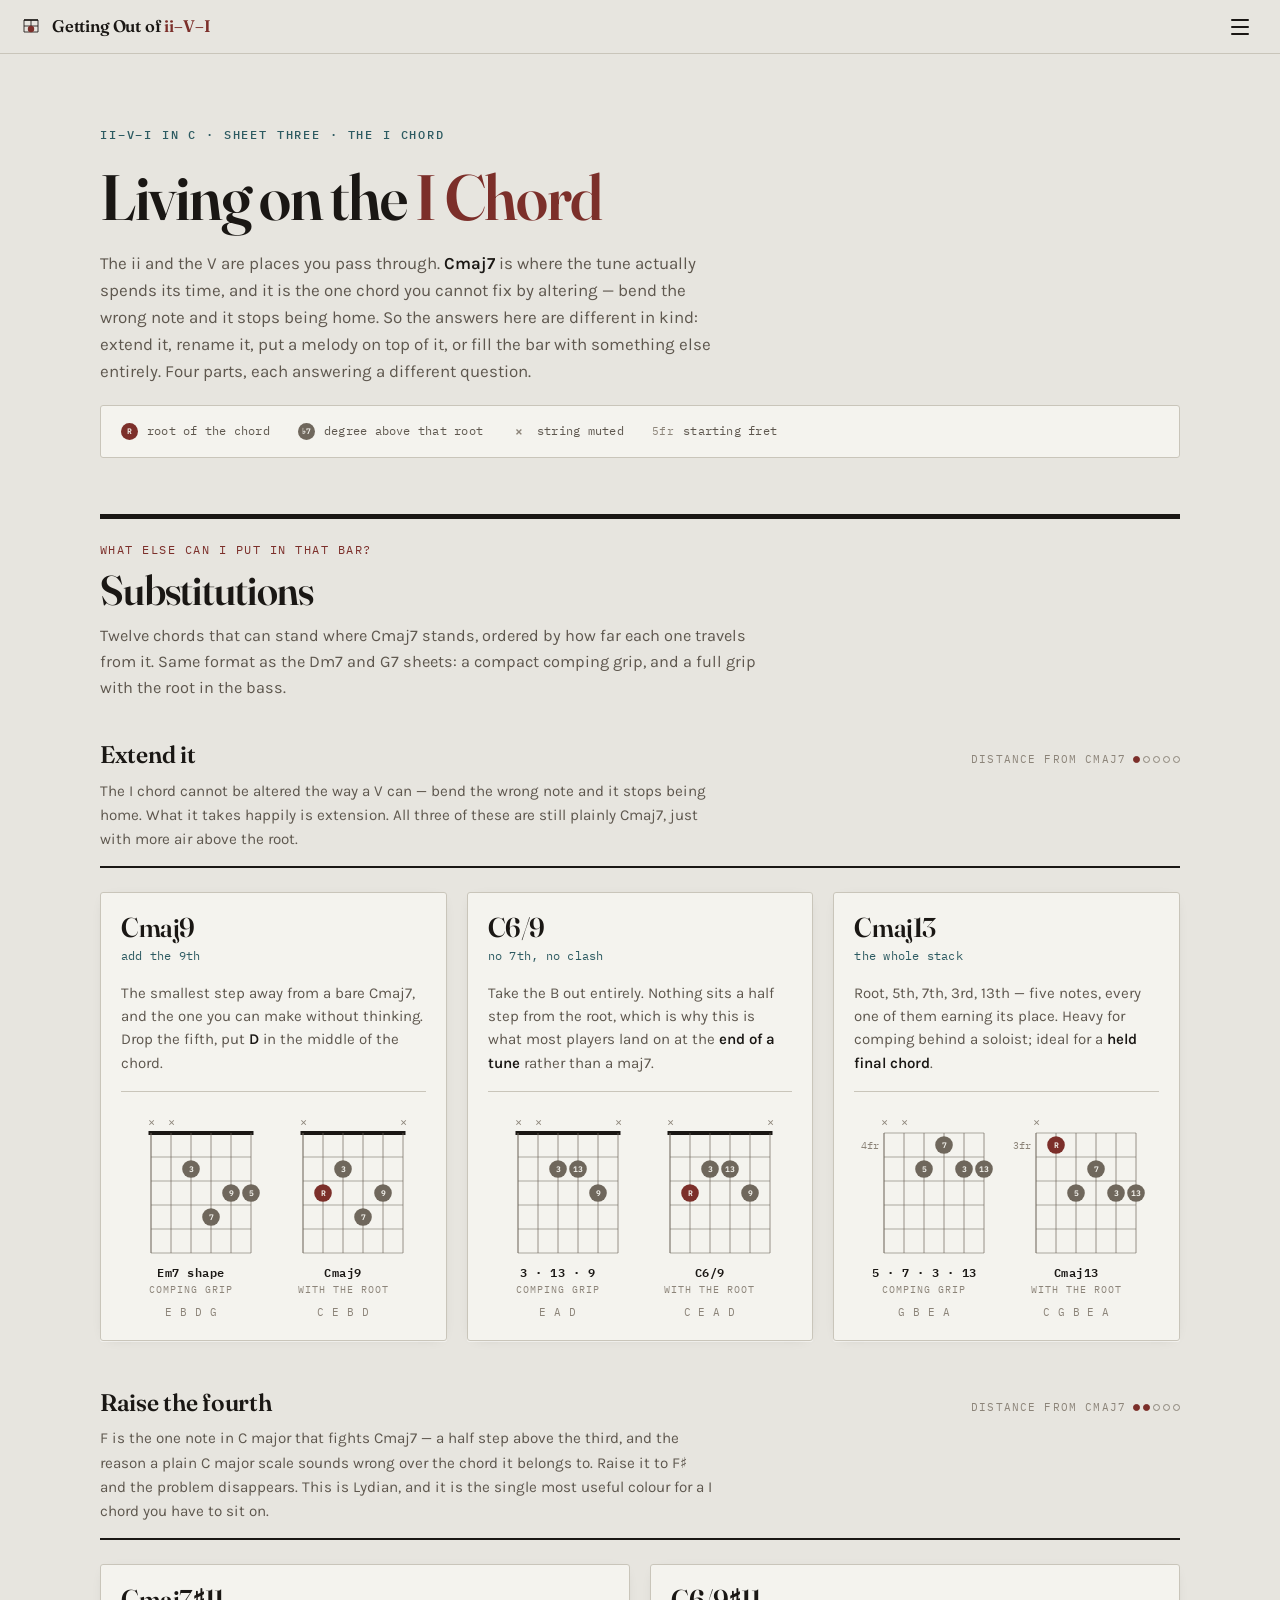
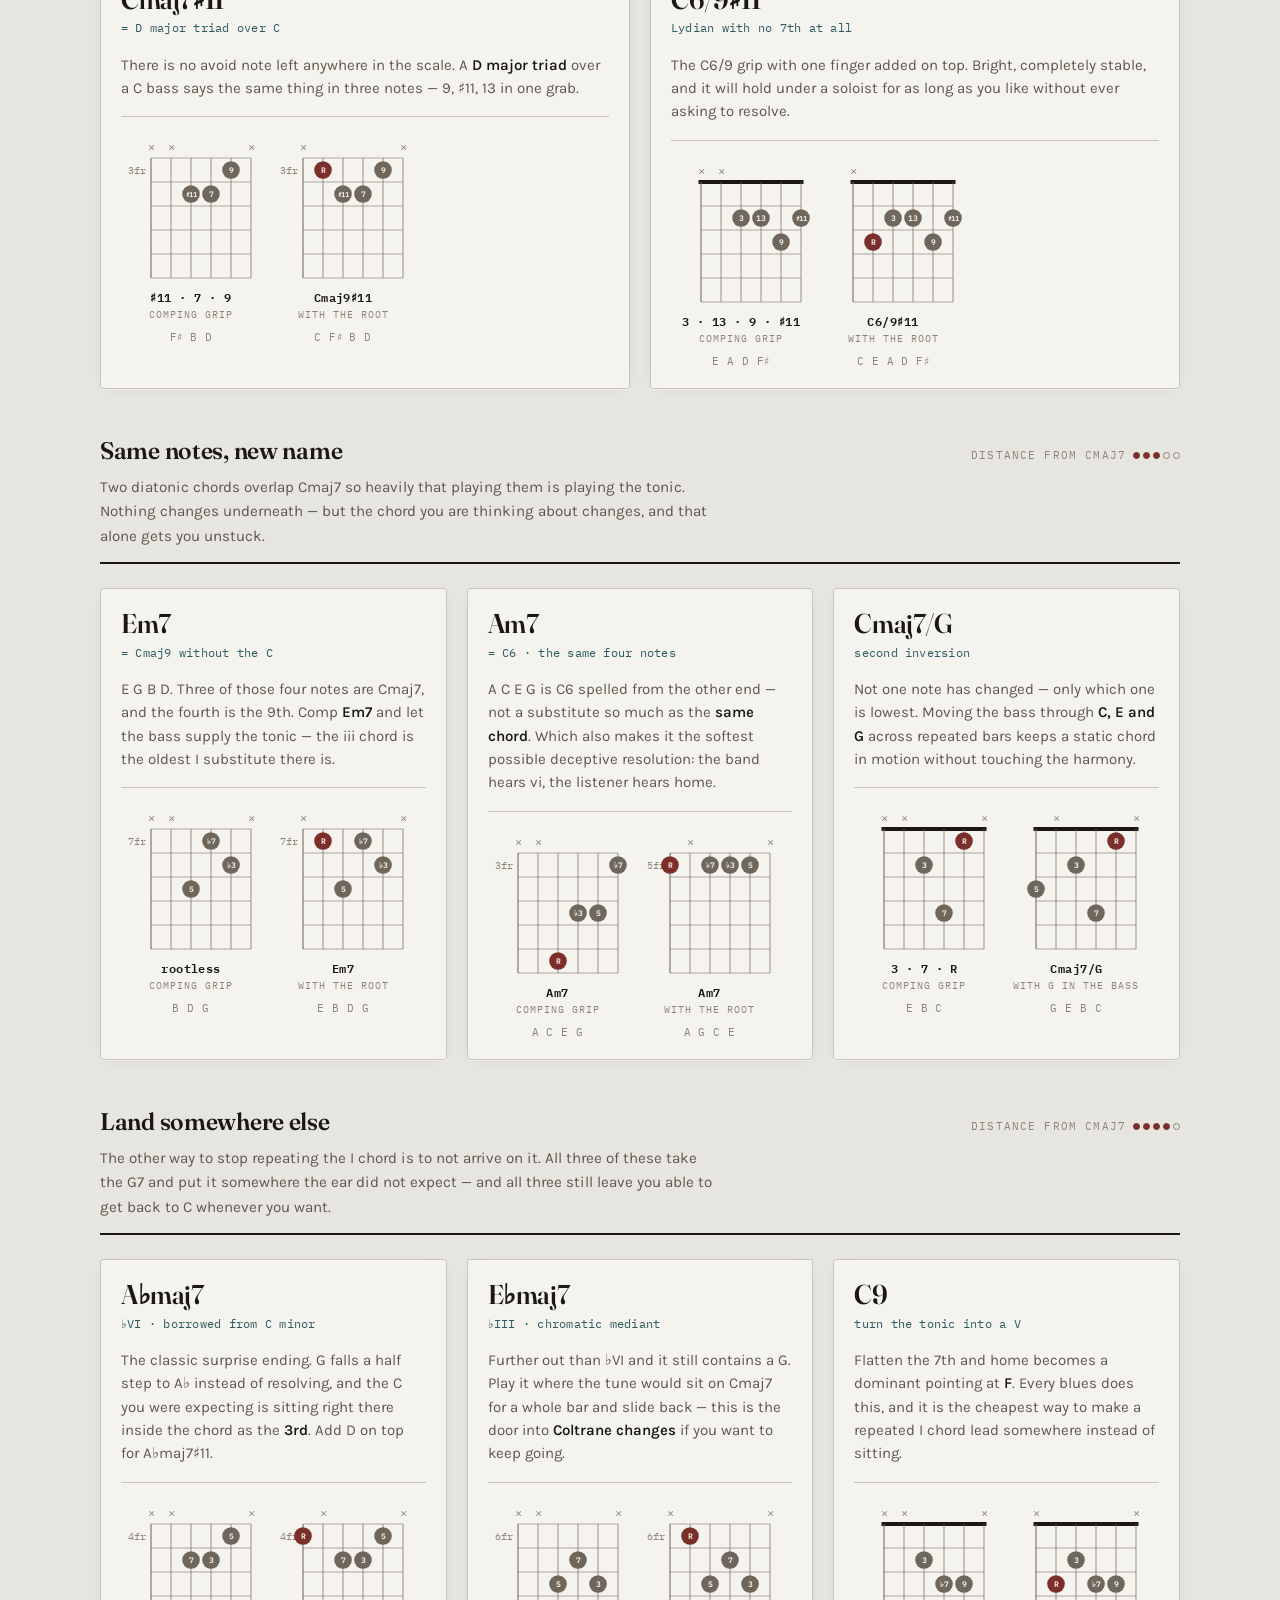
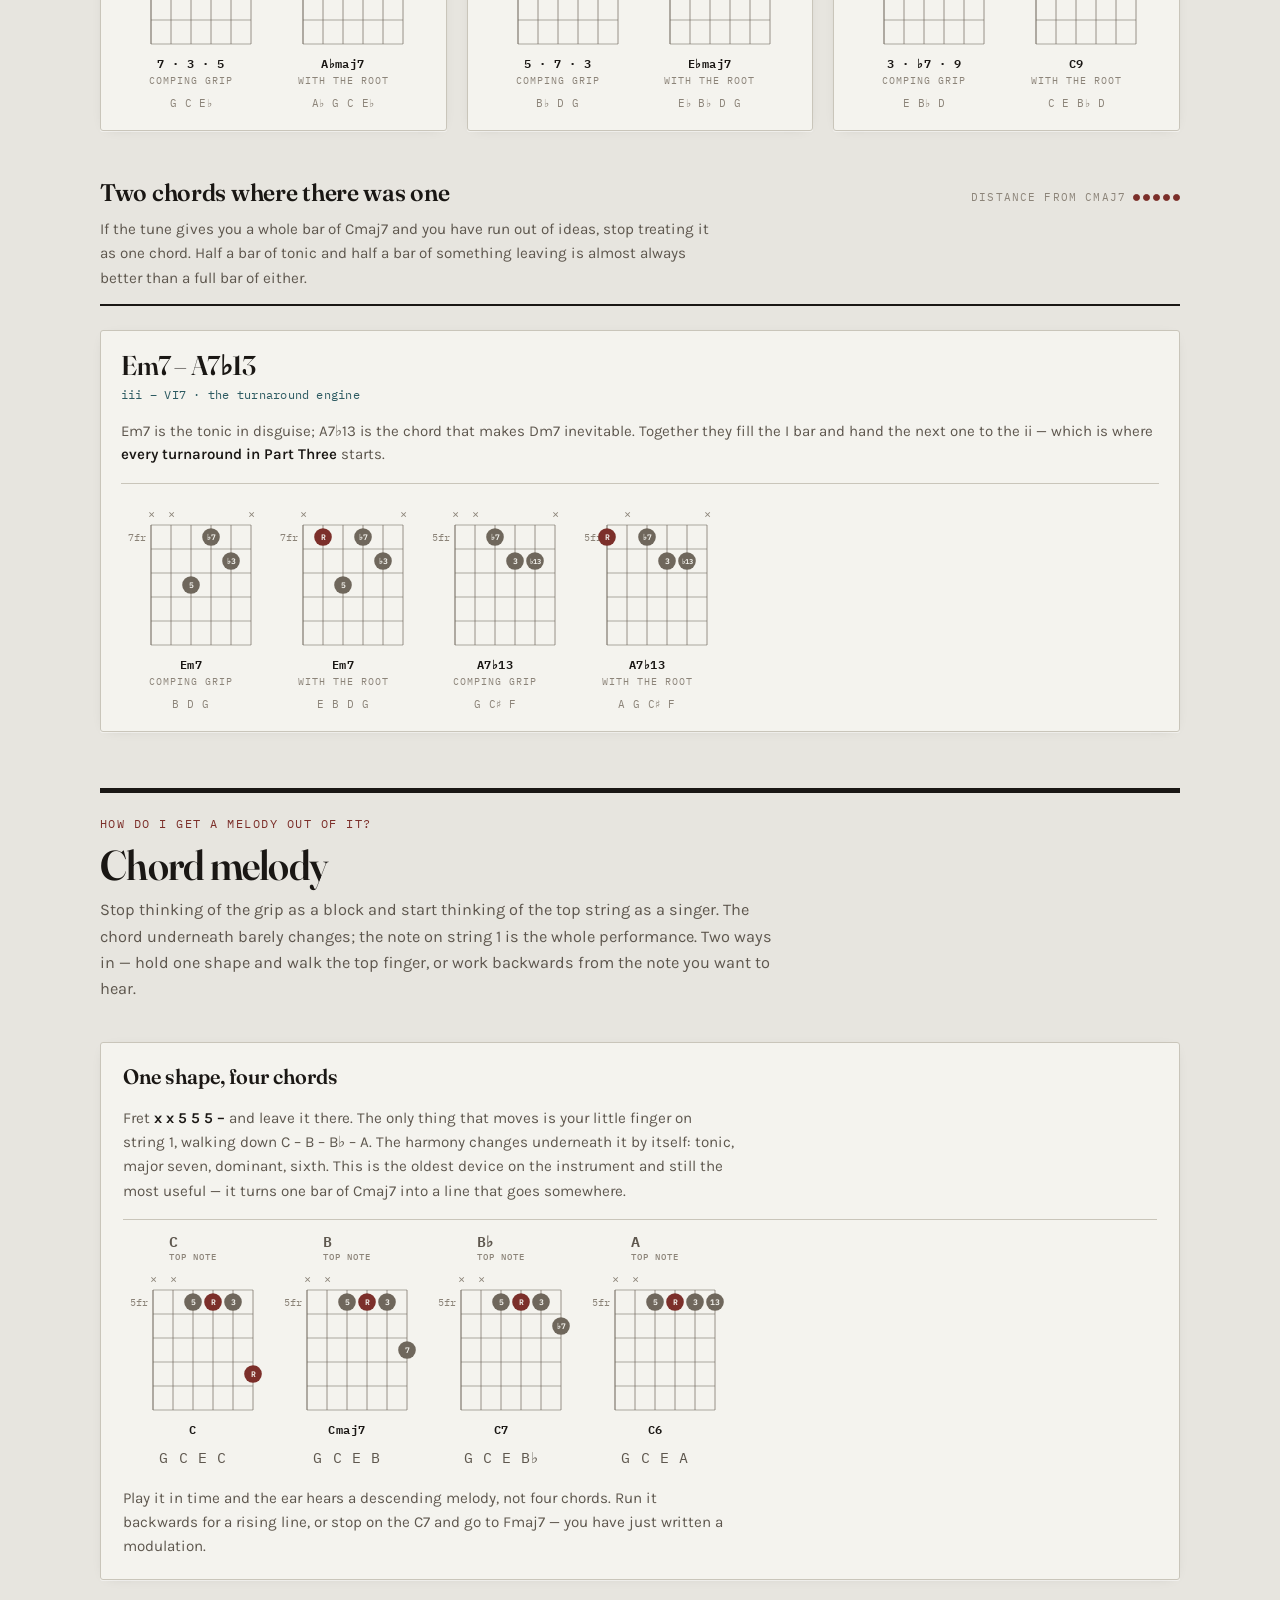
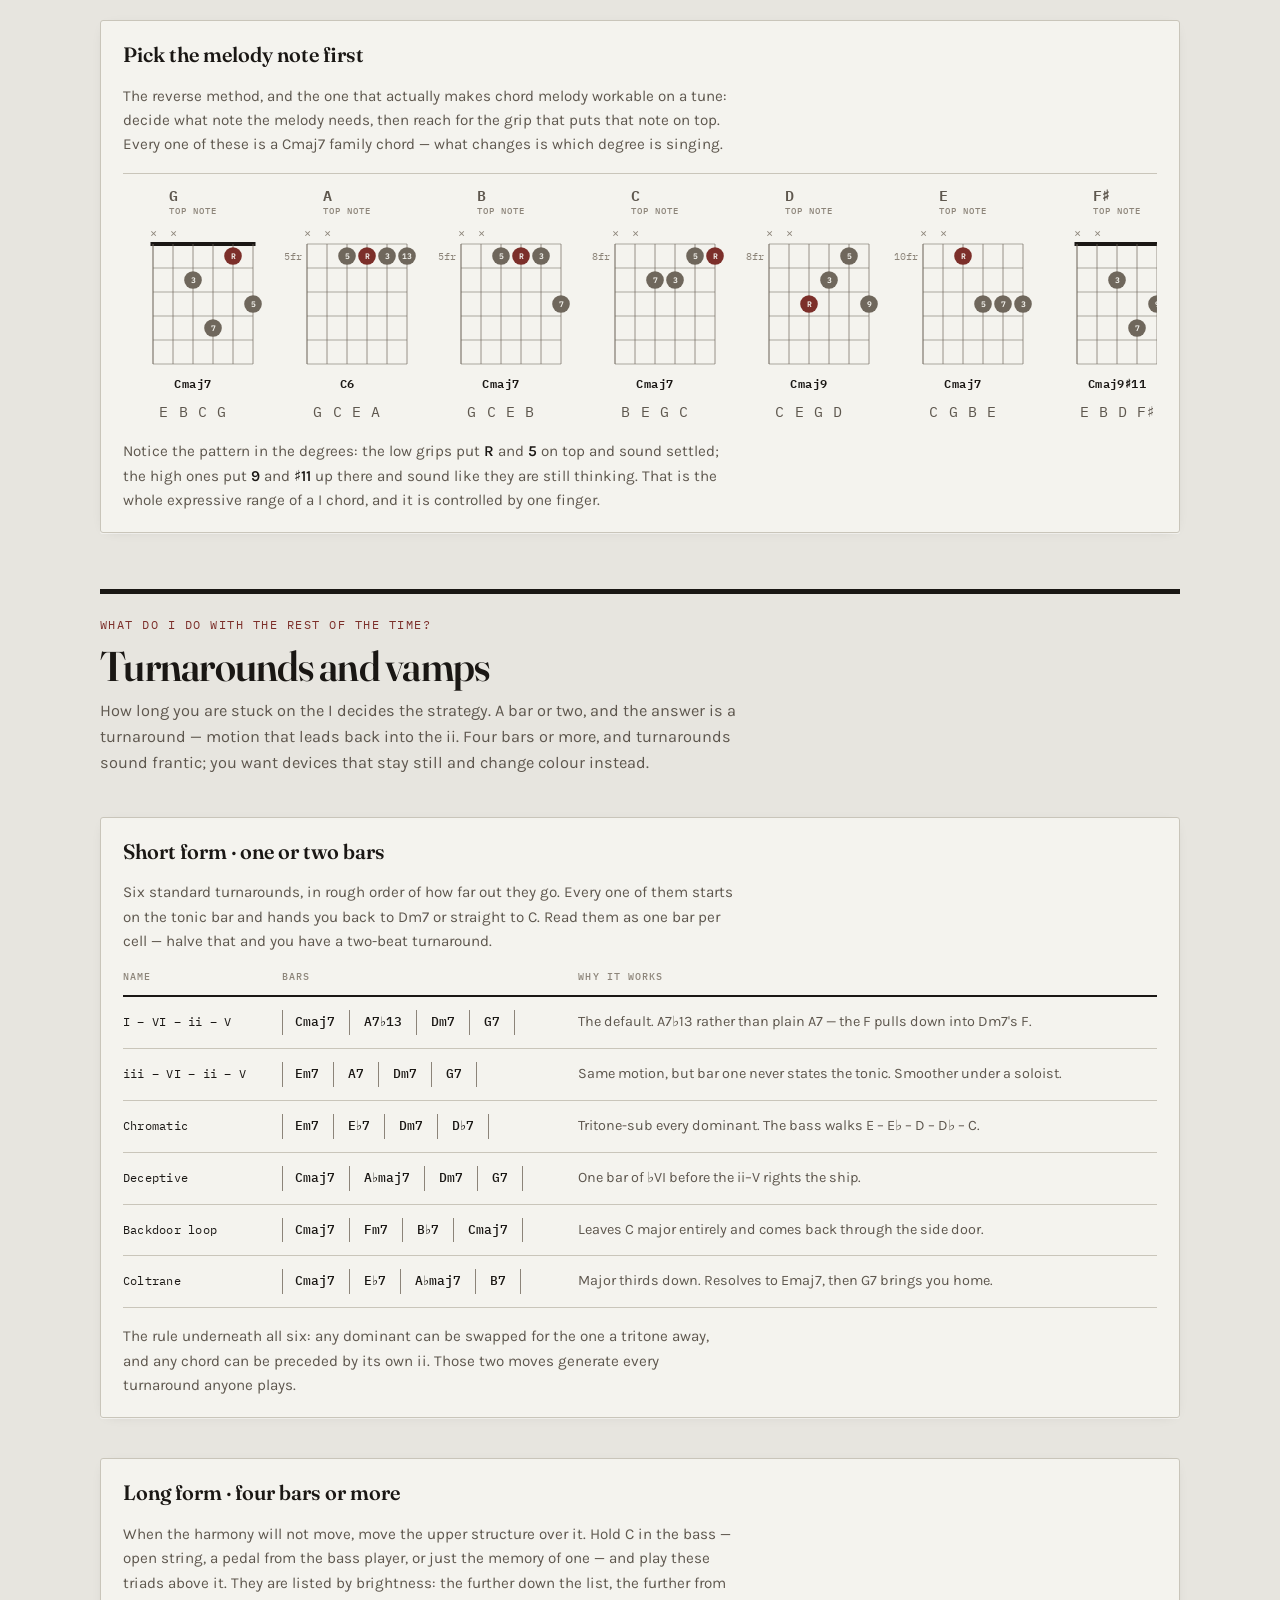
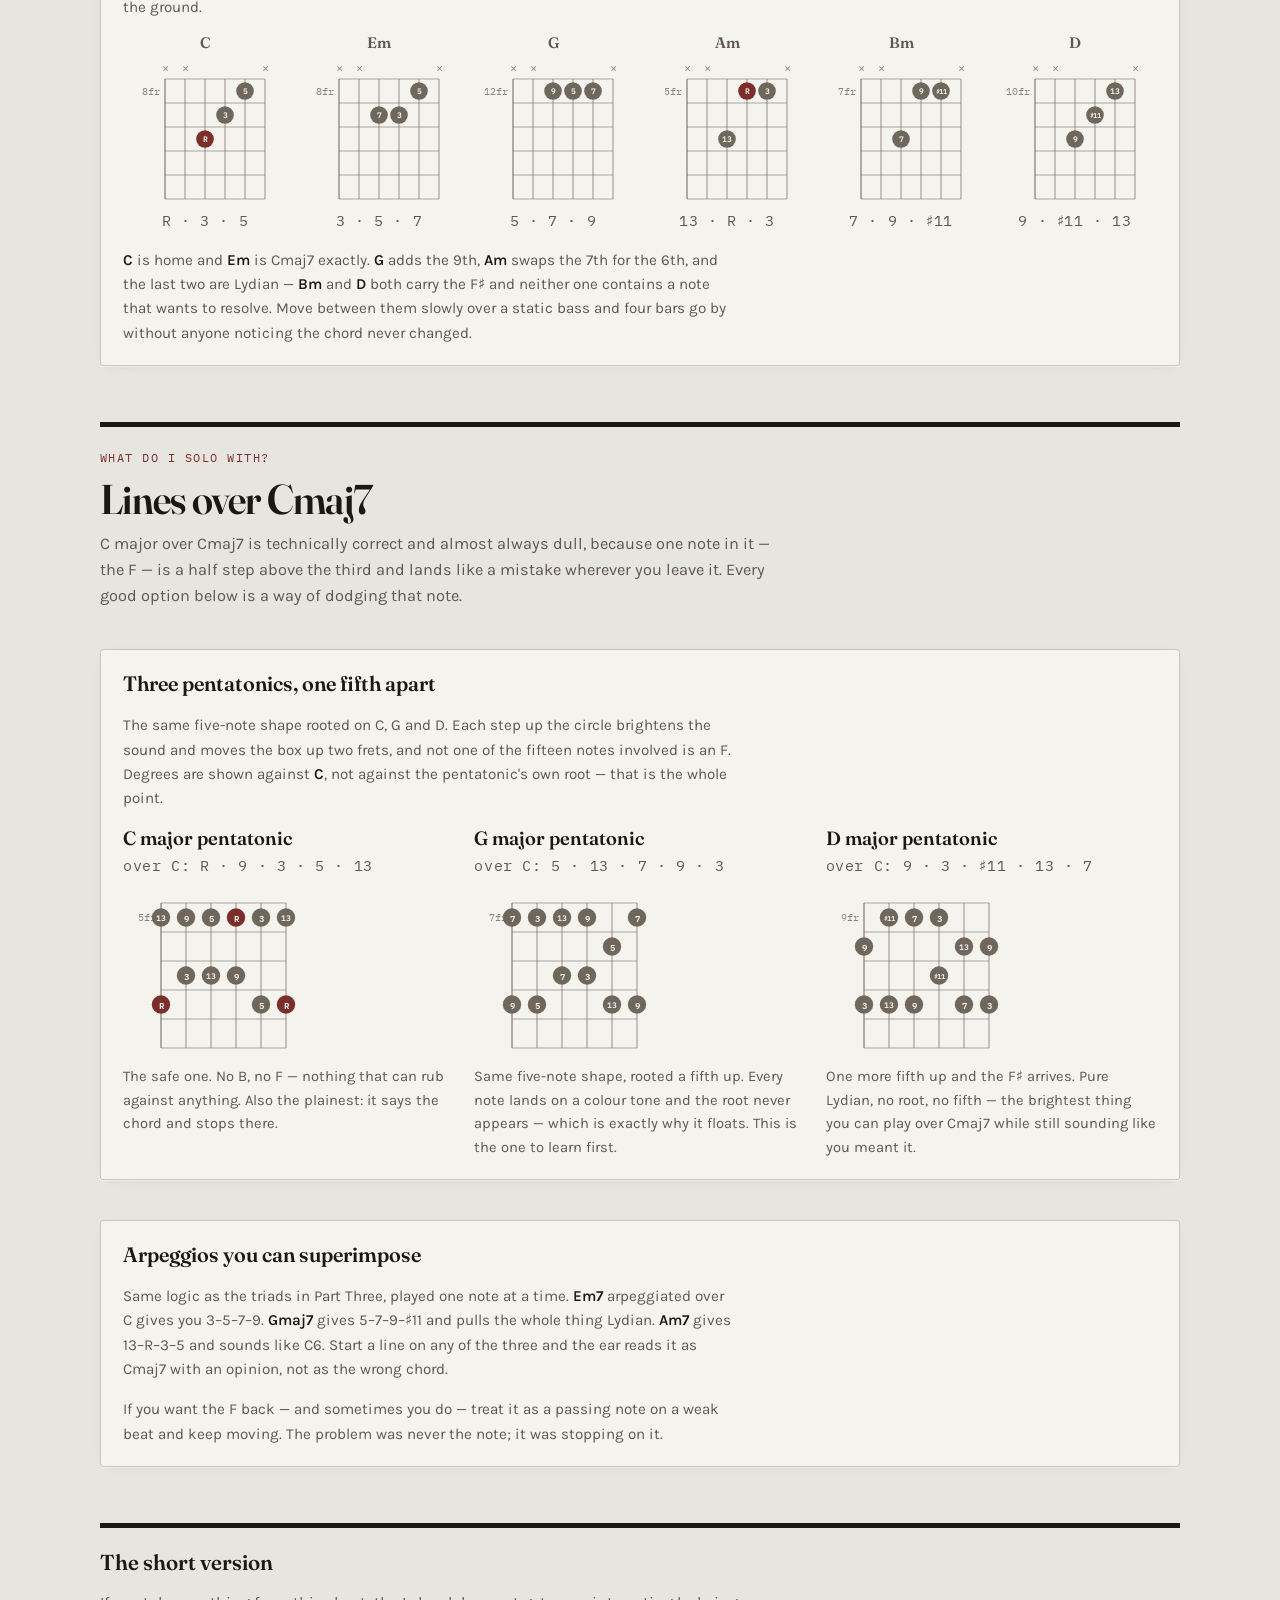
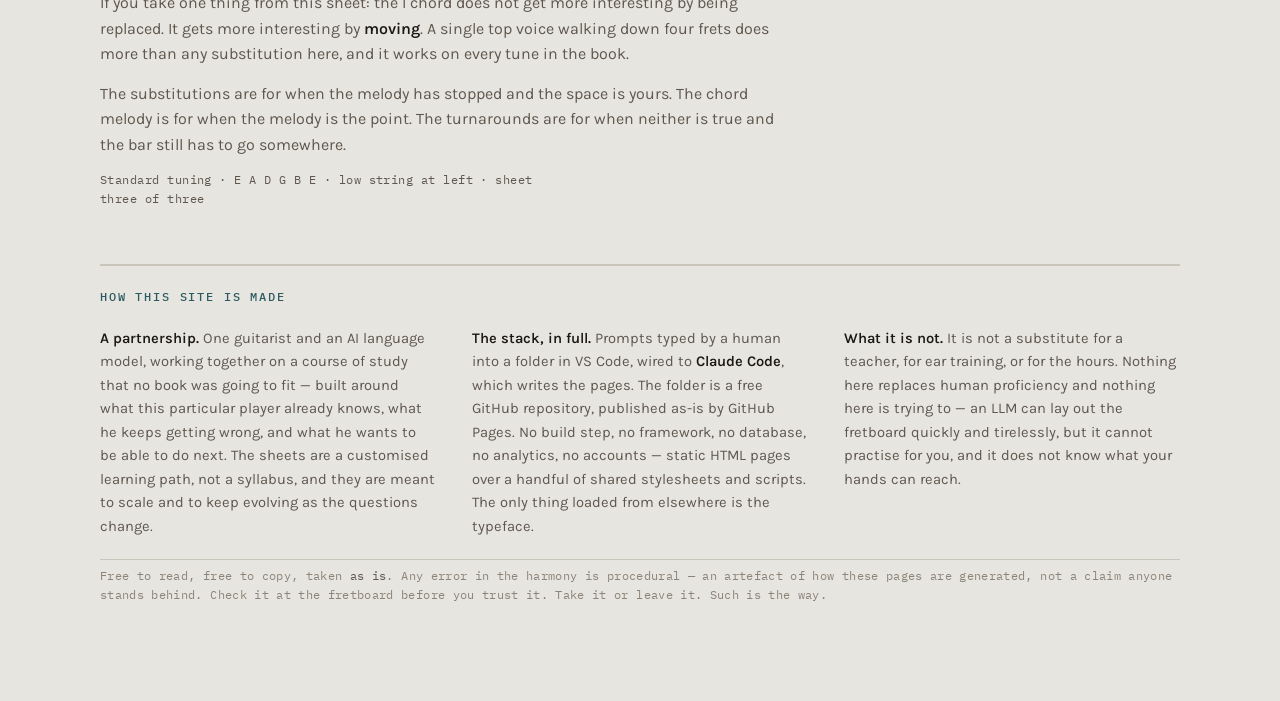
<file: 3IchordCmaj7strategies.html>
<!doctype html>
<html lang="en">
<head>
<meta charset="utf-8">
<meta name="viewport" content="width=device-width, initial-scale=1">
<meta name="color-scheme" content="light dark">
<title>Living on the I Chord</title>
<link rel="preconnect" href="https://fonts.googleapis.com">
<link rel="preconnect" href="https://fonts.gstatic.com" crossorigin>
<link rel="stylesheet" href="https://fonts.googleapis.com/css2?family=Fraunces:opsz,wght@9..144,400..700&family=Karla:wght@300..700&family=IBM+Plex+Mono:wght@400;500;600&display=swap">
<link rel="stylesheet" href="assets/tokens.css">
<link rel="stylesheet" href="assets/base.css">
<link rel="stylesheet" href="assets/sheet3.css">
<link rel="stylesheet" href="assets/sitebar.css">
<link rel="stylesheet" href="assets/sitefooter.css">
</head>
<body>
<div class="wrap">

  <header class="masthead">
    <p class="eyebrow">ii–V–I in C · sheet three · the I chord</p>
    <h1>Living on the <em>I Chord</em></h1>
    <p class="standfirst">The ii and the V are places you pass through. <strong>Cmaj7</strong> is where the tune actually spends its time, and it is the one chord you cannot fix by altering — bend the wrong note and it stops being home. So the answers here are different in kind: extend it, rename it, put a melody on top of it, or fill the bar with something else entirely. Four parts, each answering a different question.</p>
    <div class="legend">
      <span class="legend-item"><span class="swatch root">R</span> root of the chord</span>
      <span class="legend-item"><span class="swatch tone">♭7</span> degree above that root</span>
      <span class="legend-item"><span class="swatch mute">×</span> string muted</span>
      <span class="legend-item"><span class="pitches">5fr</span> starting fret</span>
    </div>
  </header>

  <section class="section">
    <div class="part">
      <p class="part-q">What else can I put in that bar?</p>
      <h2 class="part-title">Substitutions</h2>
      <p class="part-sum">Twelve chords that can stand where Cmaj7 stands, ordered by how far each one travels from it. Same format as the Dm7 and G7 sheets: a compact comping grip, and a full grip with the root in the bass.</p>
    </div>
    <div id="subs" style="display:flex;flex-direction:column;gap:48px"></div>
  </section>

  <section class="section">
    <div class="part">
      <p class="part-q">How do I get a melody out of it?</p>
      <h2 class="part-title">Chord melody</h2>
      <p class="part-sum">Stop thinking of the grip as a block and start thinking of the top string as a singer. The chord underneath barely changes; the note on string 1 is the whole performance. Two ways in — hold one shape and walk the top finger, or work backwards from the note you want to hear.</p>
    </div>

    <div class="panel">
      <h4>One shape, four chords</h4>
      <p>Fret <b>x x 5 5 5 –</b> and leave it there. The only thing that moves is your little finger on string 1, walking down C – B – B♭ – A. The harmony changes underneath it by itself: tonic, major seven, dominant, sixth. This is the oldest device on the instrument and still the most useful — it turns one bar of Cmaj7 into a line that goes somewhere.</p>
      <div class="chain" id="walkdown"></div>
      <p>Play it in time and the ear hears a descending melody, not four chords. Run it backwards for a rising line, or stop on the C7 and go to Fmaj7 — you have just written a modulation.</p>
    </div>

    <div class="panel">
      <h4>Pick the melody note first</h4>
      <p>The reverse method, and the one that actually makes chord melody workable on a tune: decide what note the melody needs, then reach for the grip that puts that note on top. Every one of these is a Cmaj7 family chord — what changes is which degree is singing.</p>
      <div class="chain" id="lookup"></div>
      <p>Notice the pattern in the degrees: the low grips put <b>R</b> and <b>5</b> on top and sound settled; the high ones put <b>9</b> and <b>♯11</b> up there and sound like they are still thinking. That is the whole expressive range of a I chord, and it is controlled by one finger.</p>
    </div>
  </section>

  <section class="section">
    <div class="part">
      <p class="part-q">What do I do with the rest of the time?</p>
      <h2 class="part-title">Turnarounds and vamps</h2>
      <p class="part-sum">How long you are stuck on the I decides the strategy. A bar or two, and the answer is a turnaround — motion that leads back into the ii. Four bars or more, and turnarounds sound frantic; you want devices that stay still and change colour instead.</p>
    </div>

    <div class="panel">
      <h4>Short form · one or two bars</h4>
      <p>Six standard turnarounds, in rough order of how far out they go. Every one of them starts on the tonic bar and hands you back to Dm7 or straight to C. Read them as one bar per cell — halve that and you have a two-beat turnaround.</p>
      <div class="tt-wrap">
        <table class="tt">
          <thead>
            <tr><th>Name</th><th>Bars</th><th>Why it works</th></tr>
          </thead>
          <tbody id="turnarounds"></tbody>
        </table>
      </div>
      <p>The rule underneath all six: any dominant can be swapped for the one a tritone away, and any chord can be preceded by its own ii. Those two moves generate every turnaround anyone plays.</p>
    </div>

    <div class="panel">
      <h4>Long form · four bars or more</h4>
      <p>When the harmony will not move, move the upper structure over it. Hold C in the bass — open string, a pedal from the bass player, or just the memory of one — and play these triads above it. They are listed by brightness: the further down the list, the further from the ground.</p>
      <div class="mini-grid" id="triads"></div>
      <p><b>C</b> is home and <b>Em</b> is Cmaj7 exactly. <b>G</b> adds the 9th, <b>Am</b> swaps the 7th for the 6th, and the last two are Lydian — <b>Bm</b> and <b>D</b> both carry the F♯ and neither one contains a note that wants to resolve. Move between them slowly over a static bass and four bars go by without anyone noticing the chord never changed.</p>
    </div>
  </section>

  <section class="section">
    <div class="part">
      <p class="part-q">What do I solo with?</p>
      <h2 class="part-title">Lines over Cmaj7</h2>
      <p class="part-sum">C major over Cmaj7 is technically correct and almost always dull, because one note in it — the F — is a half step above the third and lands like a mistake wherever you leave it. Every good option below is a way of dodging that note.</p>
    </div>

    <div class="panel">
      <h4>Three pentatonics, one fifth apart</h4>
      <p>The same five-note shape rooted on C, G and D. Each step up the circle brightens the sound and moves the box up two frets, and not one of the fifteen notes involved is an F. Degrees are shown against <b>C</b>, not against the pentatonic's own root — that is the whole point.</p>
      <div class="box-grid" id="boxes"></div>
    </div>

    <div class="panel">
      <h4>Arpeggios you can superimpose</h4>
      <p>Same logic as the triads in Part Three, played one note at a time. <b>Em7</b> arpeggiated over C gives you 3–5–7–9. <b>Gmaj7</b> gives 5–7–9–♯11 and pulls the whole thing Lydian. <b>Am7</b> gives 13–R–3–5 and sounds like C6. Start a line on any of the three and the ear reads it as Cmaj7 with an opinion, not as the wrong chord.</p>
      <p>If you want the F back — and sometimes you do — treat it as a passing note on a weak beat and keep moving. The problem was never the note; it was stopping on it.</p>
    </div>
  </section>

  <section class="coda">
    <h2>The short version</h2>
    <p>If you take one thing from this sheet: the I chord does not get more interesting by being replaced. It gets more interesting by <strong>moving</strong>. A single top voice walking down four frets does more than any substitution here, and it works on every tune in the book.</p>
    <p>The substitutions are for when the melody has stopped and the space is yours. The chord melody is for when the melody is the point. The turnarounds are for when neither is true and the bar still has to go somewhere.</p>
    <p class="tuning">Standard tuning · E A D G B E · low string at left · sheet three of three</p>
  </section>

</div>
<script src="assets/sitebar.js"></script>
<script src="assets/sitefooter.js"></script>
<script src="assets/fretboard.js"></script>
<script src="data/sheet3.js"></script>
</body>
</html>
</file>
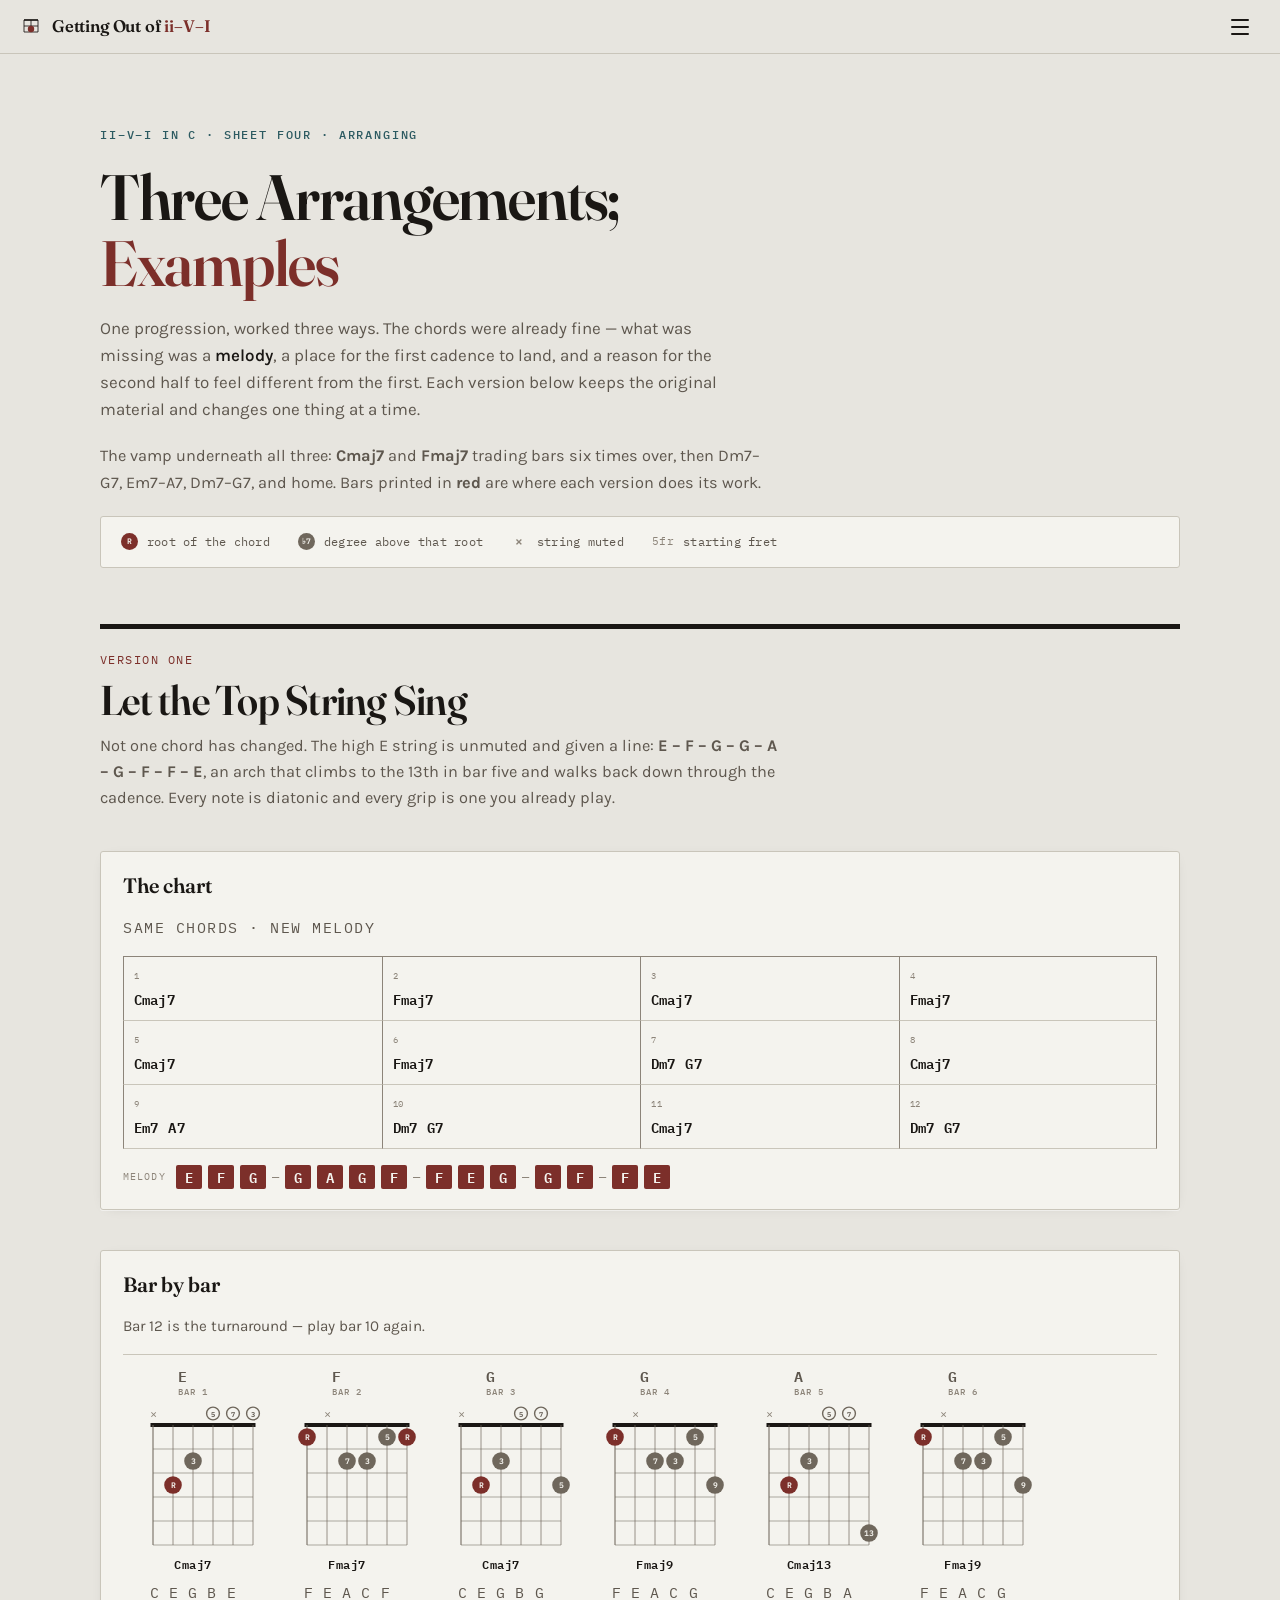
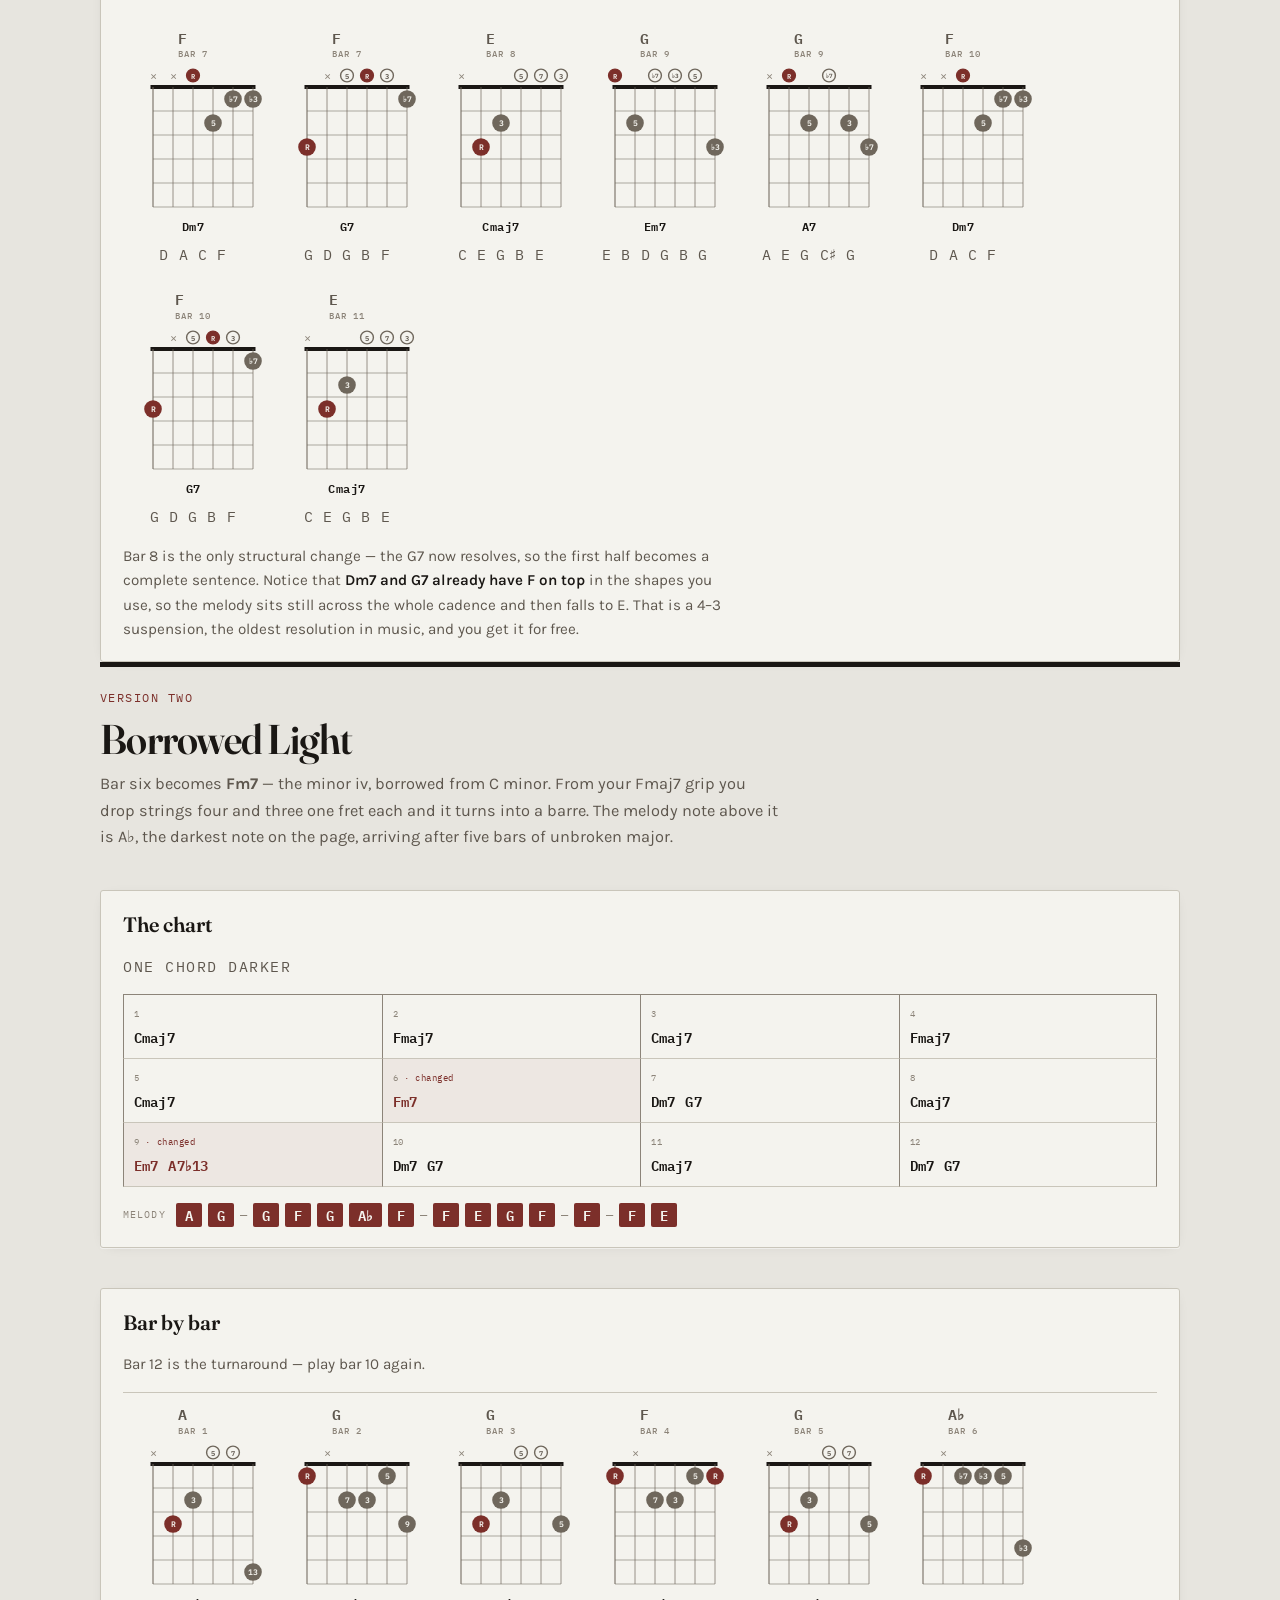
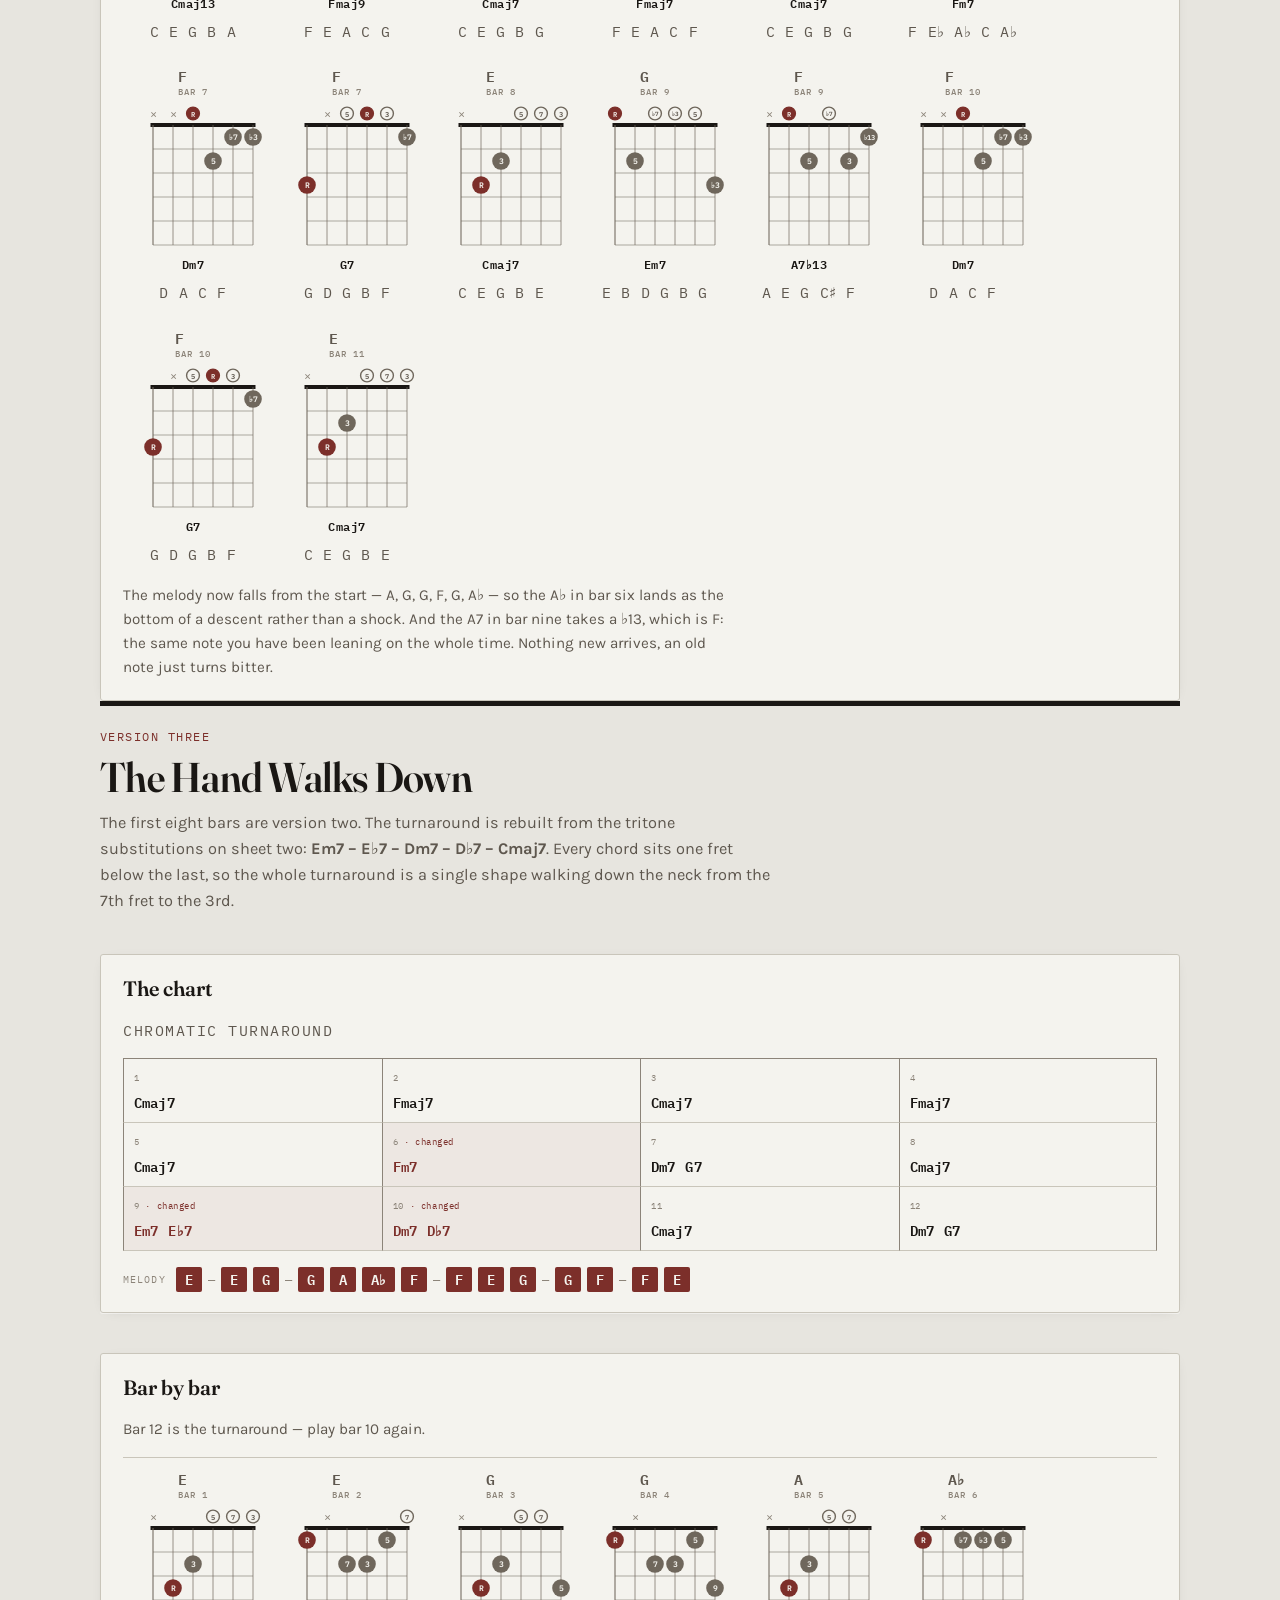
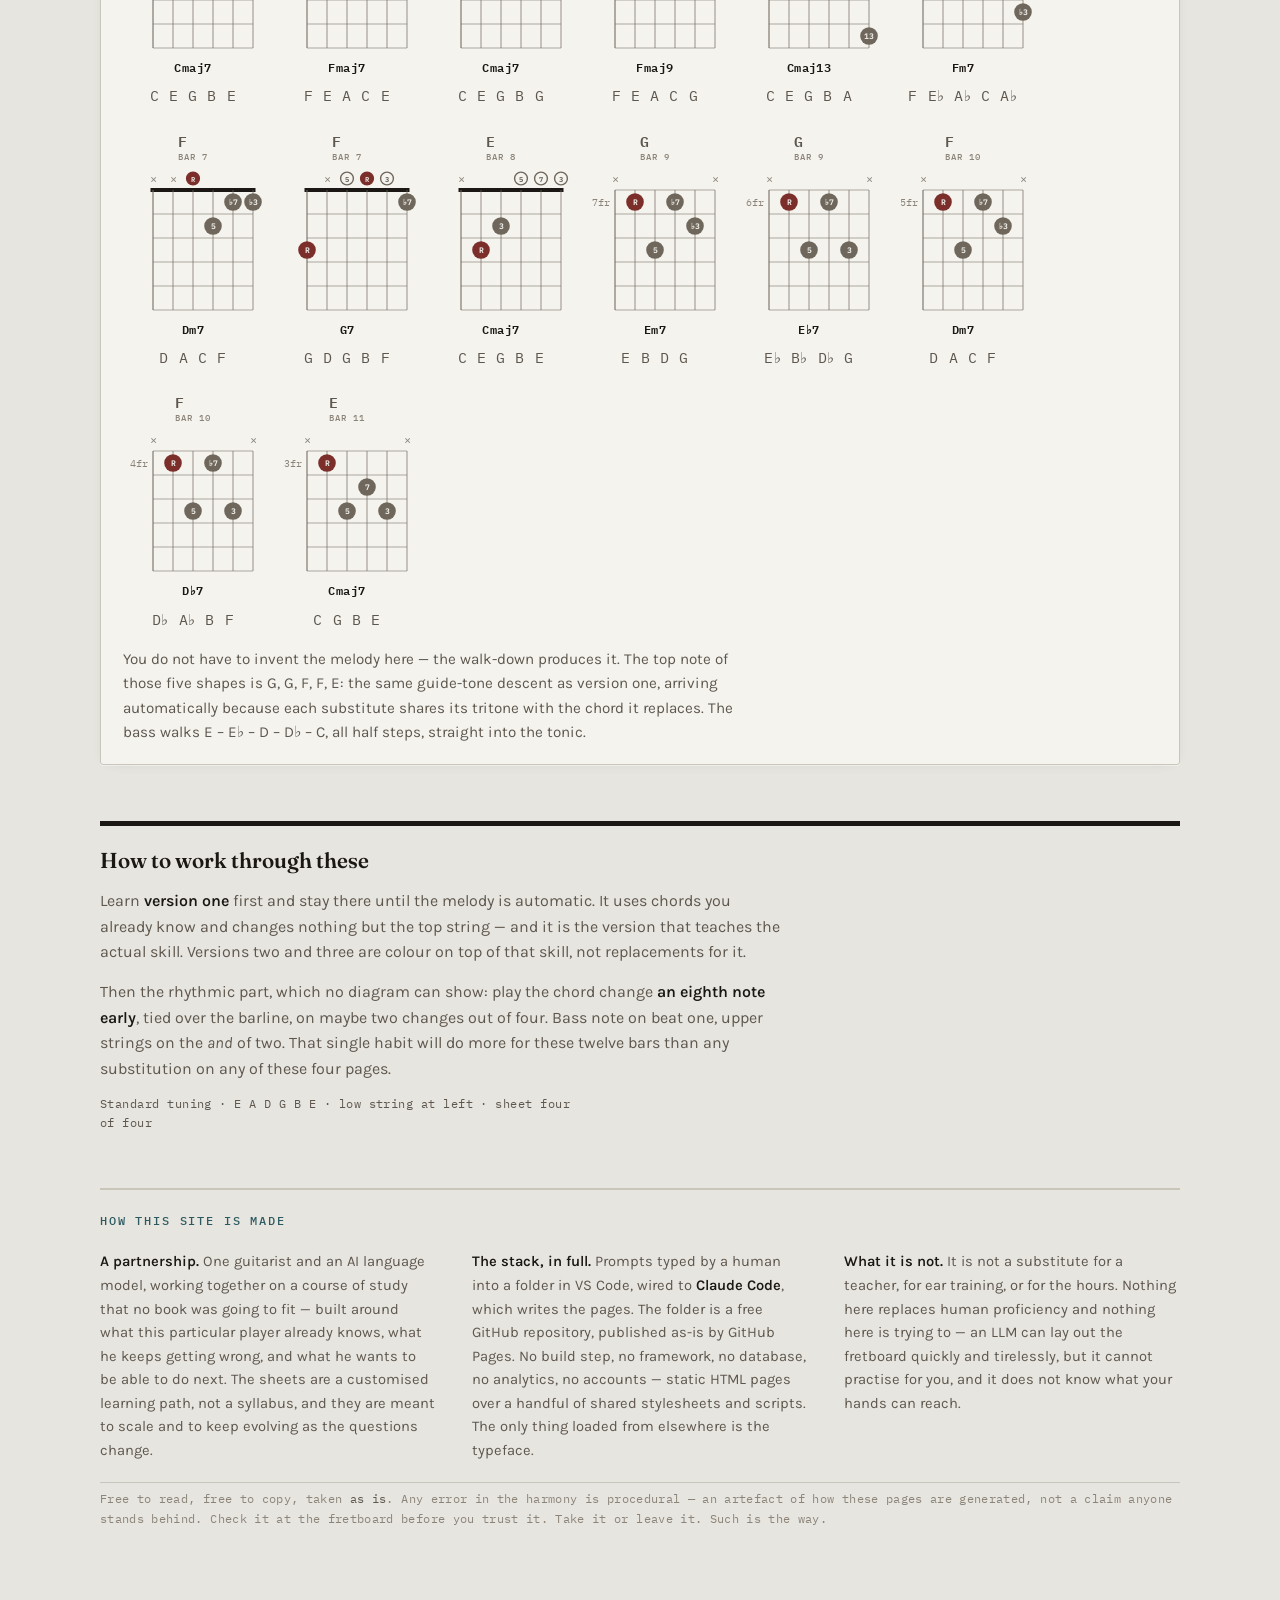
<file: 4threearrangements.html>
<!doctype html>
<html lang="en">
<head>
<meta charset="utf-8">
<meta name="viewport" content="width=device-width, initial-scale=1">
<meta name="color-scheme" content="light dark">
<title>Three Arrangements; Examples</title>
<meta name="description" content="One twelve-bar C major vamp arranged three ways for guitar, with chord diagrams and a melody on the top string.">
<link rel="preconnect" href="https://fonts.googleapis.com">
<link rel="preconnect" href="https://fonts.gstatic.com" crossorigin>
<link rel="stylesheet" href="https://fonts.googleapis.com/css2?family=Fraunces:opsz,wght@9..144,400..700&family=Karla:wght@300..700&family=IBM+Plex+Mono:wght@400;500;600&display=swap">
<link rel="stylesheet" href="assets/tokens.css">
<link rel="stylesheet" href="assets/base.css">
<link rel="stylesheet" href="assets/sheet4.css">
<link rel="stylesheet" href="assets/sitebar.css">
<link rel="stylesheet" href="assets/sitefooter.css">
</head>
<body>
<div class="wrap">

  <header class="masthead">
    <p class="eyebrow">ii–V–I in C · sheet four · arranging</p>
    <h1>Three Arrangements; <em>Examples</em></h1>
    <p class="standfirst">One progression, worked three ways. The chords were already fine — what was missing was a <strong>melody</strong>, a place for the first cadence to land, and a reason for the second half to feel different from the first. Each version below keeps the original material and changes one thing at a time.</p>
    <p class="part-sum">The vamp underneath all three: <b>Cmaj7</b> and <b>Fmaj7</b> trading bars six times over, then Dm7–G7, Em7–A7, Dm7–G7, and home. Bars printed in <b>red</b> are where each version does its work.</p>
    <div class="legend">
      <span class="legend-item"><span class="swatch root">R</span> root of the chord</span>
      <span class="legend-item"><span class="swatch tone">♭7</span> degree above that root</span>
      <span class="legend-item"><span class="swatch mute">×</span> string muted</span>
      <span class="legend-item"><span class="pitches">5fr</span> starting fret</span>
    </div>
  </header>

  <main id="versions"></main>

  <section class="coda">
    <h2>How to work through these</h2>
    <p>Learn <strong>version one</strong> first and stay there until the melody is automatic. It uses chords you already know and changes nothing but the top string — and it is the version that teaches the actual skill. Versions two and three are colour on top of that skill, not replacements for it.</p>
    <p>Then the rhythmic part, which no diagram can show: play the chord change <strong>an eighth note early</strong>, tied over the barline, on maybe two changes out of four. Bass note on beat one, upper strings on the <em>and</em> of two. That single habit will do more for these twelve bars than any substitution on any of these four pages.</p>
    <p class="tuning">Standard tuning · E A D G B E · low string at left · sheet four of four</p>
  </section>

</div>
<script src="assets/sitebar.js"></script>
<script src="assets/sitefooter.js"></script>
<script src="assets/fretboard.js"></script>
<script src="data/sheet4.js"></script>
</body>
</html>
</file>
<file: assets/tokens.css>
/* design tokens - the single source of colour for every page */

:root {
  --ground: #E7E5DF;
  --surface: #F4F3EE;
  --surface-2: #DEDBD3;
  --ink: #1A1714;
  --ink-soft: #5E574E;
  --ink-faint: #8C8479;
  --rule: #C9C5BA;
  --accent: #7C2F2A;
  --accent-tint: #7C2F2A18;
  --nickel: #2C5A61;
  --brass: #8A6418;
  --dot-ink: #F4F3EE;
  --grid: #6F675C;
  --nut: #1A1714;
  --shadow: 0 1px 0 #FFFFFF80, 0 2px 14px -8px #1A171433;
  --accent-wash: #7C2F2A0F;
}

@media (prefers-color-scheme: dark) {
  :root:not([data-theme="light"]) {
    --ground: #131210;
    --surface: #1D1B18;
    --surface-2: #262320;
    --ink: #EDEAE3;
    --ink-soft: #A79E92;
    --ink-faint: #7A7267;
    --rule: #35312B;
    --accent: #DD8078;
    --accent-tint: #DD807820;
    --nickel: #79B7BD;
    --brass: #D2A244;
    --dot-ink: #131210;
    --grid: #6A6156;
    --nut: #B9B0A2;
    --shadow: 0 1px 0 #FFFFFF08, 0 2px 16px -10px #000000;
    --accent-wash: #DD807818;
  }
}

:root[data-theme="dark"] {
  --ground: #131210;
  --surface: #1D1B18;
  --surface-2: #262320;
  --ink: #EDEAE3;
  --ink-soft: #A79E92;
  --ink-faint: #7A7267;
  --rule: #35312B;
  --accent: #DD8078;
  --accent-tint: #DD807820;
  --nickel: #79B7BD;
  --brass: #D2A244;
  --dot-ink: #131210;
  --grid: #6A6156;
  --nut: #B9B0A2;
  --shadow: 0 1px 0 #FFFFFF08, 0 2px 16px -10px #000000;
  --accent-wash: #DD807818;
}
</file>
<file: assets/index.css>
/* index page */

* { box-sizing: border-box; }

body {
  background: var(--ground);
  color: var(--ink);
  font-family: "Karla", ui-sans-serif, system-ui, sans-serif;
  font-size: 16px;
  line-height: 1.6;
  margin: 0;
  padding: 0 20px 96px;
  -webkit-font-smoothing: antialiased;
}

.wrap { max-width: 1000px; margin: 0 auto; display: flex; flex-direction: column; gap: 64px; }

a { color: inherit; }

:focus-visible {
  outline: 2px solid var(--accent);
  outline-offset: 3px;
  border-radius: 2px;
}

.masthead { padding: 84px 0 0; display: flex; flex-direction: column; gap: 22px; }

.eyebrow {
  font-family: "IBM Plex Mono", ui-monospace, monospace;
  font-size: 11.5px; font-weight: 500; letter-spacing: 0.16em;
  text-transform: uppercase; color: var(--nickel); margin: 0;
}

h1 {
  font-family: "Fraunces", Georgia, "Times New Roman", serif;
  font-variation-settings: "opsz" 140;
  font-weight: 600; font-size: clamp(2.6rem, 7vw, 4.6rem);
  line-height: 1.0; letter-spacing: -0.025em; text-wrap: balance;
  margin: 0; max-width: 14ch;
}

h1 em { font-style: normal; color: var(--accent); }

.standfirst { max-width: 60ch; font-size: 1.1rem; color: var(--ink-soft); margin: 0; }

.standfirst strong { color: var(--ink); font-weight: 600; }

.prog-row {
  display: flex; flex-wrap: wrap; align-items: stretch;
  gap: 14px; align-self: flex-start;
}

.prog {
  display: flex; align-items: stretch;
  border: 1px solid var(--ink-faint); border-radius: 2px;
  overflow: hidden; background: var(--surface);
  box-shadow: var(--shadow);
}

.prog a {
  font-family: "IBM Plex Mono", ui-monospace, monospace;
  font-size: 15px; font-weight: 600; letter-spacing: 0.02em;
  text-decoration: none; color: var(--ink);
  padding: 13px 22px 12px;
  border-right: 1px solid var(--ink-faint);
  display: flex; flex-direction: column; gap: 4px;
  transition: background 140ms ease, color 140ms ease;
}

.prog a:last-child { border-right: 0; }

.prog a:hover { background: var(--accent); color: var(--dot-ink); }

.prog a:hover .deg { color: var(--dot-ink); opacity: 0.75; }

.prog .deg {
  font-size: 9.5px; font-weight: 500; letter-spacing: 0.12em;
  text-transform: uppercase; color: var(--ink-faint);
  transition: color 140ms ease;
}

.purpose {
  display: grid; grid-template-columns: repeat(auto-fit, minmax(240px, 1fr));
  gap: 26px 36px;
  padding-top: 26px; border-top: 2px solid var(--ink);
}

.purpose p { margin: 0; color: var(--ink-soft); font-size: 0.98rem; }

.purpose p b { color: var(--ink); font-weight: 600; }

.sheets { display: flex; flex-direction: column; gap: 22px; }

.sheets-head {
  display: flex; align-items: baseline; justify-content: space-between;
  gap: 16px; flex-wrap: wrap;
  padding-bottom: 14px; border-bottom: 5px solid var(--ink);
}

.sheets-head h2 {
  font-family: "Fraunces", Georgia, serif;
  font-variation-settings: "opsz" 90;
  font-weight: 600; font-size: clamp(1.7rem, 4vw, 2.3rem);
  line-height: 1.05; letter-spacing: -0.018em; margin: 0;
}

.count {
  font-family: "IBM Plex Mono", ui-monospace, monospace;
  font-size: 11px; letter-spacing: 0.1em; text-transform: uppercase;
  color: var(--ink-faint);
}

.sheet {
  display: grid;
  grid-template-columns: auto 1fr;
  gap: 12px 28px;
  align-items: start;
  background: var(--surface);
  border: 1px solid var(--rule);
  border-radius: 3px;
  padding: 26px 26px 24px;
  box-shadow: var(--shadow);
  text-decoration: none;
  color: inherit;
  transition: box-shadow 160ms ease, transform 160ms ease, border-color 160ms ease;
}

.sheet:hover { box-shadow: var(--lift); transform: translateY(-2px); border-color: var(--ink-faint); }

.sheet:hover .go { color: var(--accent); }

.sheet:hover .go .arrow { transform: translateX(4px); }

.sheet-fig { display: flex; flex-direction: column; align-items: center; gap: 8px; }

.fig-name {
  font-family: "IBM Plex Mono", ui-monospace, monospace;
  font-size: 12px; font-weight: 600; letter-spacing: 0.04em;
  color: var(--ink); margin: 0;
}

.fig-role {
  font-family: "IBM Plex Mono", ui-monospace, monospace;
  font-size: 9.5px; letter-spacing: 0.12em; text-transform: uppercase;
  color: var(--ink-faint); margin: 0;
}

.sheet-body { display: flex; flex-direction: column; gap: 12px; min-width: 0; }

.sheet-eyebrow {
  font-family: "IBM Plex Mono", ui-monospace, monospace;
  font-size: 10.5px; letter-spacing: 0.13em; text-transform: uppercase;
  color: var(--accent); margin: 0;
}

.sheet h3 {
  font-family: "Fraunces", Georgia, serif;
  font-variation-settings: "opsz" 80;
  font-weight: 600; font-size: 1.6rem; line-height: 1.1;
  letter-spacing: -0.015em; margin: 0; text-wrap: balance;
}

.sheet p { margin: 0; color: var(--ink-soft); font-size: 0.96rem; max-width: 62ch; }

.sheet p b { color: var(--ink); font-weight: 600; }

.contents {
  display: flex; flex-wrap: wrap; gap: 6px;
  list-style: none; margin: 2px 0 0; padding: 0;
}

.contents li {
  font-family: "IBM Plex Mono", ui-monospace, monospace;
  font-size: 10.5px; letter-spacing: 0.04em;
  color: var(--ink-soft);
  border: 1px solid var(--rule);
  border-radius: 2px;
  padding: 3px 9px;
}

.go {
  font-family: "IBM Plex Mono", ui-monospace, monospace;
  font-size: 12px; font-weight: 600; letter-spacing: 0.06em;
  color: var(--nickel); margin: 4px 0 0;
  display: flex; align-items: center; gap: 8px;
  transition: color 160ms ease;
}

.go .arrow { display: inline-block; transition: transform 160ms ease; }

.coda { border-top: 5px solid var(--ink); padding-top: 24px; display: flex; flex-direction: column; gap: 14px; }

.coda h2 {
  font-family: "Fraunces", Georgia, serif;
  font-variation-settings: "opsz" 60;
  font-weight: 600; font-size: 1.35rem; line-height: 1.2; margin: 0;
}

.coda p { margin: 0; max-width: 66ch; color: var(--ink-soft); }

.coda strong { color: var(--ink); font-weight: 600; }

.coda a { color: var(--nickel); text-underline-offset: 3px; }

.tuning {
  font-family: "IBM Plex Mono", ui-monospace, monospace;
  font-size: 11.5px; color: var(--ink-faint); letter-spacing: 0.04em;
}

@media (prefers-reduced-motion: reduce) {
  * { transition: none !important; }
  .sheet:hover { transform: none; }
}
</file>
<file: assets/sitebar.css>
/* persistent site bar */

.sitebar {
  position: sticky; top: 0; z-index: 200;
  margin: 0 -20px;
  padding: 0 20px;
  height: 54px;
  display: flex; align-items: center; justify-content: space-between; gap: 16px;
  background: var(--ground);
  border-bottom: 1px solid var(--rule);
}

.sitebar-home {
  display: flex; align-items: center; gap: 10px;
  text-decoration: none; color: var(--ink); min-width: 0;
}

.sitebar-logo { flex: none; display: block; color: var(--ink); }

.sitebar-title {
  font-family: "Fraunces", Georgia, serif;
  font-variation-settings: "opsz" 40;
  font-weight: 600; font-size: 1.05rem; letter-spacing: -0.01em;
  line-height: 1.2;
  white-space: nowrap; overflow: hidden; text-overflow: ellipsis;
}

.sitebar-title em { font-style: normal; color: var(--accent); }

.sitebar-burger {
  flex: none; width: 40px; height: 40px;
  display: flex; flex-direction: column; align-items: center; justify-content: center; gap: 5px;
  background: none; border: 1px solid transparent; border-radius: 2px;
  cursor: pointer; padding: 0;
}

.sitebar-burger:hover { border-color: var(--rule); background: var(--surface); }

.sitebar-burger span {
  display: block; width: 18px; height: 2px;
  background: var(--ink); border-radius: 1px;
}

.sitebar-menu {
  position: absolute; top: calc(100% + 8px); right: 20px;
  display: none; flex-direction: column; min-width: 250px;
  background: var(--surface);
  border: 1px solid var(--rule); border-radius: 3px;
  box-shadow: 0 12px 30px -16px #00000059;
  padding: 6px;
}

.sitebar-menu.sitebar-open { display: flex; }

.sitebar-menu a {
  font-family: "IBM Plex Mono", ui-monospace, monospace;
  font-size: 12.5px; font-weight: 500; letter-spacing: 0.03em;
  text-decoration: none; color: var(--ink);
  padding: 10px 12px; border-radius: 2px;
  display: flex; justify-content: space-between; align-items: center; gap: 14px;
}

.sitebar-menu a .sitebar-deg {
  color: var(--ink-faint);
  font-size: 10px; letter-spacing: 0.12em; text-transform: uppercase;
}

.sitebar-menu a:hover { background: var(--accent); color: var(--dot-ink); }

.sitebar-menu a:hover .sitebar-deg { color: var(--dot-ink); opacity: 0.75; }

.sitebar-menu a[aria-current="page"] { color: var(--accent); }

.sitebar-menu a[aria-current="page"]:hover { color: var(--dot-ink); }
</file>
<file: assets/sitefooter.css>
/* the colophon - site chrome, present on every page */

.colophon {
  border-top: 2px solid var(--rule);
  padding-top: 22px;
  display: grid; grid-template-columns: repeat(auto-fit, minmax(250px, 1fr));
  gap: 20px 36px;
}

.colophon h2 {
  grid-column: 1 / -1;
  font-family: "IBM Plex Mono", ui-monospace, monospace;
  font-size: 11.5px; font-weight: 500; letter-spacing: 0.16em;
  text-transform: uppercase; color: var(--nickel);
  margin: 0;
}

.colophon p { margin: 0; color: var(--ink-soft); font-size: 0.92rem; }

.colophon p b { color: var(--ink); font-weight: 600; }

.colophon .fineprint {
  grid-column: 1 / -1;
  font-family: "IBM Plex Mono", ui-monospace, monospace;
  font-size: 11.5px; line-height: 1.7; letter-spacing: 0.03em;
  color: var(--ink-faint);
  padding-top: 6px; border-top: 1px solid var(--rule);
  max-width: none;
}

.colophon .fineprint em { font-style: normal; color: var(--ink-soft); }

@media (max-width: 640px) {
  .masthead { padding-top: 52px; }
  .sheet { grid-template-columns: 1fr; padding: 20px 18px 18px; }
  .sheet-fig { align-items: flex-start; }
  .prog-row { flex-direction: column; align-self: stretch; }
  .prog a { flex: 1; padding: 12px 14px; align-items: center; }
}
</file>
<file: assets/base.css>
/* shared across every sheet - identical in all four source pages */

* { box-sizing: border-box; }

body {
  background: var(--ground);
  color: var(--ink);
  font-family: "Karla", ui-sans-serif, system-ui, sans-serif;
  font-size: 16px;
  line-height: 1.6;
  margin: 0;
  padding: 0 20px 96px;
  -webkit-font-smoothing: antialiased;
}

.wrap { max-width: 1080px; margin: 0 auto; display: flex; flex-direction: column; gap: 56px; }

.masthead { padding: 72px 0 0; display: flex; flex-direction: column; gap: 20px; }

.eyebrow {
  font-family: "IBM Plex Mono", ui-monospace, monospace;
  font-size: 11.5px; font-weight: 500; letter-spacing: 0.16em;
  text-transform: uppercase; color: var(--nickel); margin: 0;
}

h1 {
  font-family: "Fraunces", Georgia, "Times New Roman", serif;
  font-variation-settings: "opsz" 120;
  font-weight: 600; font-size: clamp(2.4rem, 6vw, 4rem);
  line-height: 1.02; letter-spacing: -0.02em; text-wrap: balance;
  margin: 0; max-width: 16ch;
}

h1 em { font-style: normal; color: var(--accent); }

.standfirst { max-width: 62ch; font-size: 1.06rem; color: var(--ink-soft); margin: 0; }

.standfirst strong { color: var(--ink); font-weight: 600; }

.legend {
  display: flex; flex-wrap: wrap; gap: 10px 28px; align-items: center;
  padding: 16px 20px; background: var(--surface);
  border: 1px solid var(--rule); border-radius: 3px;
}

.legend-item {
  display: flex; align-items: center; gap: 9px;
  font-family: "IBM Plex Mono", ui-monospace, monospace;
  font-size: 11.5px; letter-spacing: 0.02em; color: var(--ink-soft);
}

.swatch {
  width: 17px; height: 17px; border-radius: 50%;
  display: grid; place-items: center;
  font-size: 8px; font-weight: 600; color: var(--dot-ink); flex: none;
}

.swatch.root { background: var(--accent); }

.swatch.tone { background: var(--grid); }

.swatch.mute { background: none; color: var(--ink-faint); font-size: 13px; line-height: 1; }

.band { display: flex; flex-direction: column; gap: 24px; }

.band-head {
  display: grid; grid-template-columns: 1fr auto;
  align-items: baseline; column-gap: 20px; row-gap: 10px;
  padding-bottom: 14px; border-bottom: 2px solid var(--ink);
}

.band-note { grid-column: 1 / -1; font-size: 0.95rem; color: var(--ink-soft); max-width: 68ch; margin: 0; }

.distance {
  display: flex; align-items: center; gap: 7px;
  font-family: "IBM Plex Mono", ui-monospace, monospace;
  font-size: 10.5px; letter-spacing: 0.11em; text-transform: uppercase;
  color: var(--ink-faint); justify-self: end;
}

.pips { display: flex; gap: 3px; }

.pip { width: 7px; height: 7px; border-radius: 50%; border: 1px solid var(--ink-faint); }

.pip.on { background: var(--accent); border-color: var(--accent); }

.cards { display: grid; grid-template-columns: repeat(auto-fit, minmax(310px, 1fr)); gap: 20px; }

.card {
  background: var(--surface); border: 1px solid var(--rule); border-radius: 3px;
  padding: 20px 20px 18px; display: flex; flex-direction: column; gap: 16px;
  box-shadow: var(--shadow);
}

.card.wide { grid-column: 1 / -1; }

.card-head { display: flex; flex-direction: column; gap: 4px; }

.equals {
  font-family: "IBM Plex Mono", ui-monospace, monospace;
  font-size: 12px; letter-spacing: 0.02em; color: var(--nickel); margin: 0;
}

.why { font-size: 0.94rem; line-height: 1.55; color: var(--ink-soft); margin: 0; }

.why b { color: var(--ink); font-weight: 600; }

.grips {
  display: flex; flex-wrap: wrap; gap: 10px 12px;
  padding-top: 4px; border-top: 1px solid var(--rule); overflow-x: auto;
}

.grip { display: flex; flex-direction: column; align-items: center; gap: 6px; padding-top: 14px; }

.grip-label b {
  display: block; color: var(--ink); font-weight: 600;
  letter-spacing: 0.04em; text-transform: none; font-size: 12px;
}

.coda h2 {
  font-family: "Fraunces", Georgia, serif;
  font-variation-settings: "opsz" 60;
  font-weight: 600; font-size: 1.35rem; line-height: 1.2; margin: 0;
}

.coda p { margin: 0; max-width: 68ch; color: var(--ink-soft); }

.coda strong { color: var(--ink); font-weight: 600; }

.tuning {
  font-family: "IBM Plex Mono", ui-monospace, monospace;
  font-size: 11.5px; color: var(--ink-faint); letter-spacing: 0.04em;
}

@media (max-width: 620px) {
  .band-head { grid-template-columns: 1fr; }
  .distance { justify-self: start; }
}
</file>
<file: assets/sheet1.css>
/* sheet 1 - rules that differ from or extend the shared base */

.band-head h2 {
  font-family: "Fraunces", Georgia, serif;
  font-variation-settings: "opsz" 60;
  font-weight: 600;
  font-size: 1.55rem;
  line-height: 1.15;
  letter-spacing: -0.012em;
  margin: 0;
}

.chord-name {
  font-family: "Fraunces", Georgia, serif;
  font-variation-settings: "opsz" 96;
  font-weight: 600;
  font-size: 1.75rem;
  line-height: 1.1;
  letter-spacing: -0.015em;
  margin: 0;
}

.grip-label {
  font-family: "IBM Plex Mono", ui-monospace, monospace;
  font-size: 10px;
  letter-spacing: 0.1em;
  text-transform: uppercase;
  color: var(--ink-faint);
  text-align: center;
}

.pitches {
  font-family: "IBM Plex Mono", ui-monospace, monospace;
  font-size: 11px;
  letter-spacing: 0.04em;
  color: var(--ink-faint);
  font-variant-numeric: tabular-nums;
}

.coda {
  border-top: 2px solid var(--ink);
  padding-top: 22px;
  display: flex;
  flex-direction: column;
  gap: 14px;
}

@media (max-width: 480px) {
  .masthead { padding-top: 48px; }
  .card { padding: 18px 16px 16px; }
  .grips { gap: 10px 12px; }
}
</file>
<file: assets/sheet2.css>
/* sheet 2 - rules that differ from or extend the shared base */

.band-head h2 {
  font-family: "Fraunces", Georgia, serif;
  font-variation-settings: "opsz" 60;
  font-weight: 600;
  font-size: 1.55rem;
  line-height: 1.15;
  letter-spacing: -0.012em;
  margin: 0;
}

.chord-name {
  font-family: "Fraunces", Georgia, serif;
  font-variation-settings: "opsz" 96;
  font-weight: 600;
  font-size: 1.75rem;
  line-height: 1.1;
  letter-spacing: -0.015em;
  margin: 0;
}

.grip-label {
  font-family: "IBM Plex Mono", ui-monospace, monospace;
  font-size: 10px;
  letter-spacing: 0.1em;
  text-transform: uppercase;
  color: var(--ink-faint);
  text-align: center;
}

.pitches {
  font-family: "IBM Plex Mono", ui-monospace, monospace;
  font-size: 11px;
  letter-spacing: 0.04em;
  color: var(--ink-faint);
  font-variant-numeric: tabular-nums;
}

.coda {
  border-top: 2px solid var(--ink);
  padding-top: 22px;
  display: flex;
  flex-direction: column;
  gap: 14px;
}

@media (max-width: 480px) {
  .masthead { padding-top: 48px; }
  .card { padding: 18px 16px 16px; }
  .grips { gap: 10px 12px; }
}
</file>
<file: assets/sheet3.css>
/* sheet 3 - rules that differ from or extend the shared base */

.part { display: flex; flex-direction: column; gap: 10px; padding-top: 22px; border-top: 5px solid var(--ink); }

.part-q {
  font-family: "IBM Plex Mono", ui-monospace, monospace;
  font-size: 11.5px; letter-spacing: 0.13em; text-transform: uppercase;
  color: var(--accent); margin: 0;
}

.part-title {
  font-family: "Fraunces", Georgia, serif;
  font-variation-settings: "opsz" 100;
  font-weight: 600; font-size: clamp(1.8rem, 4vw, 2.6rem);
  line-height: 1.05; letter-spacing: -0.018em; margin: 0;
}

.part-sum { margin: 0; max-width: 68ch; color: var(--ink-soft); font-size: 1.02rem; }

.section { display: flex; flex-direction: column; gap: 40px; }

.band-head h3 {
  font-family: "Fraunces", Georgia, serif;
  font-variation-settings: "opsz" 60;
  font-weight: 600; font-size: 1.5rem; line-height: 1.15;
  letter-spacing: -0.012em; margin: 0;
}

.chord-name {
  font-family: "Fraunces", Georgia, serif;
  font-variation-settings: "opsz" 96;
  font-weight: 600; font-size: 1.7rem; line-height: 1.1;
  letter-spacing: -0.015em; margin: 0;
}

.grip-label {
  font-family: "IBM Plex Mono", ui-monospace, monospace;
  font-size: 10px; letter-spacing: 0.1em; text-transform: uppercase;
  color: var(--ink-faint); text-align: center; margin: 0;
}

.pitches {
  font-family: "IBM Plex Mono", ui-monospace, monospace;
  font-size: 11px; letter-spacing: 0.04em; color: var(--ink-faint);
  font-variant-numeric: tabular-nums; margin: 0;
}

.panel {
  background: var(--surface); border: 1px solid var(--rule); border-radius: 3px;
  padding: 22px 22px 20px; display: flex; flex-direction: column; gap: 16px;
  box-shadow: var(--shadow);
}

.panel h4 {
  font-family: "Fraunces", Georgia, serif;
  font-variation-settings: "opsz" 60;
  font-weight: 600; font-size: 1.3rem; line-height: 1.2; margin: 0;
}

.panel p { margin: 0; color: var(--ink-soft); font-size: 0.95rem; max-width: 68ch; }

.panel p b { color: var(--ink); font-weight: 600; }

.chain {
  display: flex; gap: 14px; overflow-x: auto;
  padding-top: 6px; border-top: 1px solid var(--rule);
}

.chain .grip { padding-top: 8px; }

.topnote {
  font-family: "IBM Plex Mono", ui-monospace, monospace;
  font-size: 15px; font-weight: 600; color: var(--accent);
  margin: 0; line-height: 1;
}

.topnote span {
  display: block; font-size: 9px; font-weight: 500; letter-spacing: 0.1em;
  text-transform: uppercase; color: var(--ink-faint); margin-top: 3px;
}

.tt-wrap { overflow-x: auto; }

table.tt { border-collapse: collapse; width: 100%; min-width: 640px; }

table.tt th {
  text-align: left; font-family: "IBM Plex Mono", ui-monospace, monospace;
  font-size: 10px; font-weight: 500; letter-spacing: 0.11em; text-transform: uppercase;
  color: var(--ink-faint); padding: 0 14px 10px 0; border-bottom: 2px solid var(--ink);
}

table.tt td {
  padding: 13px 14px 13px 0; border-bottom: 1px solid var(--rule);
  vertical-align: baseline; font-size: 0.9rem; color: var(--ink-soft);
}

table.tt td.name {
  font-family: "IBM Plex Mono", ui-monospace, monospace;
  font-size: 11.5px; color: var(--ink); white-space: nowrap; letter-spacing: 0.02em;
}

.bars { display: flex; align-items: stretch; white-space: nowrap; }

.bar {
  font-family: "IBM Plex Mono", ui-monospace, monospace;
  font-size: 13px; font-weight: 500; color: var(--ink);
  padding: 2px 14px; border-left: 1px solid var(--ink-faint);
}

.bar:last-child { border-right: 1px solid var(--ink-faint); }

.bar:first-child { padding-left: 12px; }

.mini-grid { display: grid; grid-template-columns: repeat(auto-fit, minmax(112px, 1fr)); gap: 16px 10px; }

.mini { display: flex; flex-direction: column; align-items: center; gap: 5px; }

.mini-name {
  font-family: "Fraunces", Georgia, serif;
  font-variation-settings: "opsz" 40;
  font-weight: 600; font-size: 1.15rem; margin: 0; line-height: 1;
}

.box-grid { display: grid; grid-template-columns: repeat(auto-fit, minmax(280px, 1fr)); gap: 20px; }

.box-head { display: flex; flex-direction: column; gap: 3px; }

.box-head h4 { font-size: 1.2rem; }

.box-body { display: flex; gap: 18px; align-items: flex-start; flex-wrap: wrap; }

.coda { border-top: 5px solid var(--ink); padding-top: 22px; display: flex; flex-direction: column; gap: 14px; }

@media (max-width: 480px) {
  .masthead { padding-top: 48px; }
  .card, .panel { padding: 18px 16px 16px; }
}
</file>
<file: assets/sheet4.css>
/* sheet 4 - rules that differ from or extend the shared base */

.part { display: flex; flex-direction: column; gap: 10px; padding-top: 22px; border-top: 5px solid var(--ink); }

.part-q {
  font-family: "IBM Plex Mono", ui-monospace, monospace;
  font-size: 11.5px; letter-spacing: 0.13em; text-transform: uppercase;
  color: var(--accent); margin: 0;
}

.part-title {
  font-family: "Fraunces", Georgia, serif;
  font-variation-settings: "opsz" 100;
  font-weight: 600; font-size: clamp(1.8rem, 4vw, 2.6rem);
  line-height: 1.05; letter-spacing: -0.018em; margin: 0;
}

.part-sum { margin: 0; max-width: 68ch; color: var(--ink-soft); font-size: 1.02rem; }

.section { display: flex; flex-direction: column; gap: 40px; }

.band-head h3 {
  font-family: "Fraunces", Georgia, serif;
  font-variation-settings: "opsz" 60;
  font-weight: 600; font-size: 1.5rem; line-height: 1.15;
  letter-spacing: -0.012em; margin: 0;
}

.chord-name {
  font-family: "Fraunces", Georgia, serif;
  font-variation-settings: "opsz" 96;
  font-weight: 600; font-size: 1.7rem; line-height: 1.1;
  letter-spacing: -0.015em; margin: 0;
}

.grip-label {
  font-family: "IBM Plex Mono", ui-monospace, monospace;
  font-size: 10px; letter-spacing: 0.1em; text-transform: uppercase;
  color: var(--ink-faint); text-align: center; margin: 0;
}

.pitches {
  font-family: "IBM Plex Mono", ui-monospace, monospace;
  font-size: 11px; letter-spacing: 0.04em; color: var(--ink-faint);
  font-variant-numeric: tabular-nums; margin: 0;
}

.panel {
  background: var(--surface); border: 1px solid var(--rule); border-radius: 3px;
  padding: 22px 22px 20px; display: flex; flex-direction: column; gap: 16px;
  box-shadow: var(--shadow);
}

.panel h4 {
  font-family: "Fraunces", Georgia, serif;
  font-variation-settings: "opsz" 60;
  font-weight: 600; font-size: 1.3rem; line-height: 1.2; margin: 0;
}

.panel p { margin: 0; color: var(--ink-soft); font-size: 0.95rem; max-width: 68ch; }

.panel p b { color: var(--ink); font-weight: 600; }

.chain {
  display: flex; gap: 14px; overflow-x: auto;
  padding-top: 6px; border-top: 1px solid var(--rule);
}

.chain .grip { padding-top: 8px; }

.topnote {
  font-family: "IBM Plex Mono", ui-monospace, monospace;
  font-size: 15px; font-weight: 600; color: var(--accent);
  margin: 0; line-height: 1;
}

.topnote span {
  display: block; font-size: 9px; font-weight: 500; letter-spacing: 0.1em;
  text-transform: uppercase; color: var(--ink-faint); margin-top: 3px;
}

.tt-wrap { overflow-x: auto; }

table.tt { border-collapse: collapse; width: 100%; min-width: 640px; }

table.tt th {
  text-align: left; font-family: "IBM Plex Mono", ui-monospace, monospace;
  font-size: 10px; font-weight: 500; letter-spacing: 0.11em; text-transform: uppercase;
  color: var(--ink-faint); padding: 0 14px 10px 0; border-bottom: 2px solid var(--ink);
}

table.tt td {
  padding: 13px 14px 13px 0; border-bottom: 1px solid var(--rule);
  vertical-align: baseline; font-size: 0.9rem; color: var(--ink-soft);
}

table.tt td.name {
  font-family: "IBM Plex Mono", ui-monospace, monospace;
  font-size: 11.5px; color: var(--ink); white-space: nowrap; letter-spacing: 0.02em;
}

.bars { display: flex; align-items: stretch; white-space: nowrap; }

.bar {
  font-family: "IBM Plex Mono", ui-monospace, monospace;
  font-size: 13px; font-weight: 500; color: var(--ink);
  padding: 2px 14px; border-left: 1px solid var(--ink-faint);
}

.bar:last-child { border-right: 1px solid var(--ink-faint); }

.bar:first-child { padding-left: 12px; }

.mini-grid { display: grid; grid-template-columns: repeat(auto-fit, minmax(112px, 1fr)); gap: 16px 10px; }

.mini { display: flex; flex-direction: column; align-items: center; gap: 5px; }

.mini-name {
  font-family: "Fraunces", Georgia, serif;
  font-variation-settings: "opsz" 40;
  font-weight: 600; font-size: 1.15rem; margin: 0; line-height: 1;
}

.box-grid { display: grid; grid-template-columns: repeat(auto-fit, minmax(280px, 1fr)); gap: 20px; }

.box-head { display: flex; flex-direction: column; gap: 3px; }

.box-head h4 { font-size: 1.2rem; }

.box-body { display: flex; gap: 18px; align-items: flex-start; flex-wrap: wrap; }

.coda { border-top: 5px solid var(--ink); padding-top: 22px; display: flex; flex-direction: column; gap: 14px; }

@media (max-width: 480px) {
  .masthead { padding-top: 48px; }
  .card, .panel { padding: 18px 16px 16px; }
}

.chart { display: flex; flex-direction: column; gap: 0; overflow-x: auto; }

.chart-row { display: grid; grid-template-columns: repeat(4, minmax(96px, 1fr)); min-width: 460px; }

.chart-bar {
  border-left: 1px solid var(--ink-faint);
  border-top: 1px solid var(--rule);
  padding: 12px 10px 10px;
  display: flex; flex-direction: column; gap: 5px;
  min-height: 62px;
}

.chart-row:last-child .chart-bar { border-bottom: 1px solid var(--rule); }

.chart-row:first-child .chart-bar { border-top: 1px solid var(--ink-faint); }

.chart-bar:last-child { border-right: 1px solid var(--ink-faint); }

.chart-bar .num {
  font-family: "IBM Plex Mono", ui-monospace, monospace;
  font-size: 9px; letter-spacing: 0.1em; color: var(--ink-faint);
}

.chart-bar .chords { display: flex; gap: 10px; flex-wrap: wrap; }

.chart-bar .ch {
  font-family: "IBM Plex Mono", ui-monospace, monospace;
  font-size: 13.5px; font-weight: 600; color: var(--ink); letter-spacing: 0.01em;
}

.chart-bar.new { background: var(--accent-wash); }

.chart-bar.new .ch { color: var(--accent); }

.chart-bar.new .num::after { content: " ·  changed"; letter-spacing: 0.06em; color: var(--accent); }

.mel {
  display: flex; flex-wrap: wrap; align-items: center; gap: 6px;
  font-family: "IBM Plex Mono", ui-monospace, monospace;
}

.mel .note {
  font-size: 14px; font-weight: 600; color: var(--dot-ink);
  background: var(--accent); border-radius: 2px;
  padding: 3px 9px; line-height: 1.3;
}

.mel .tie { color: var(--ink-faint); font-size: 12px; }

.mel-label {
  font-size: 10px; letter-spacing: 0.11em; text-transform: uppercase;
  color: var(--ink-faint); margin: 0 4px 0 0;
}

.chain { flex-wrap: wrap; row-gap: 18px; }

.vhead { display: flex; flex-direction: column; gap: 8px; }

.vhead .tag {
  font-family: "IBM Plex Mono", ui-monospace, monospace;
  font-size: 10.5px; letter-spacing: 0.13em; text-transform: uppercase;
  color: var(--nickel); margin: 0;
}

.barlabel {
  font-family: "IBM Plex Mono", ui-monospace, monospace;
  font-size: 9px; letter-spacing: 0.1em; text-transform: uppercase;
  color: var(--ink-faint); margin: 0;
}
</file>
